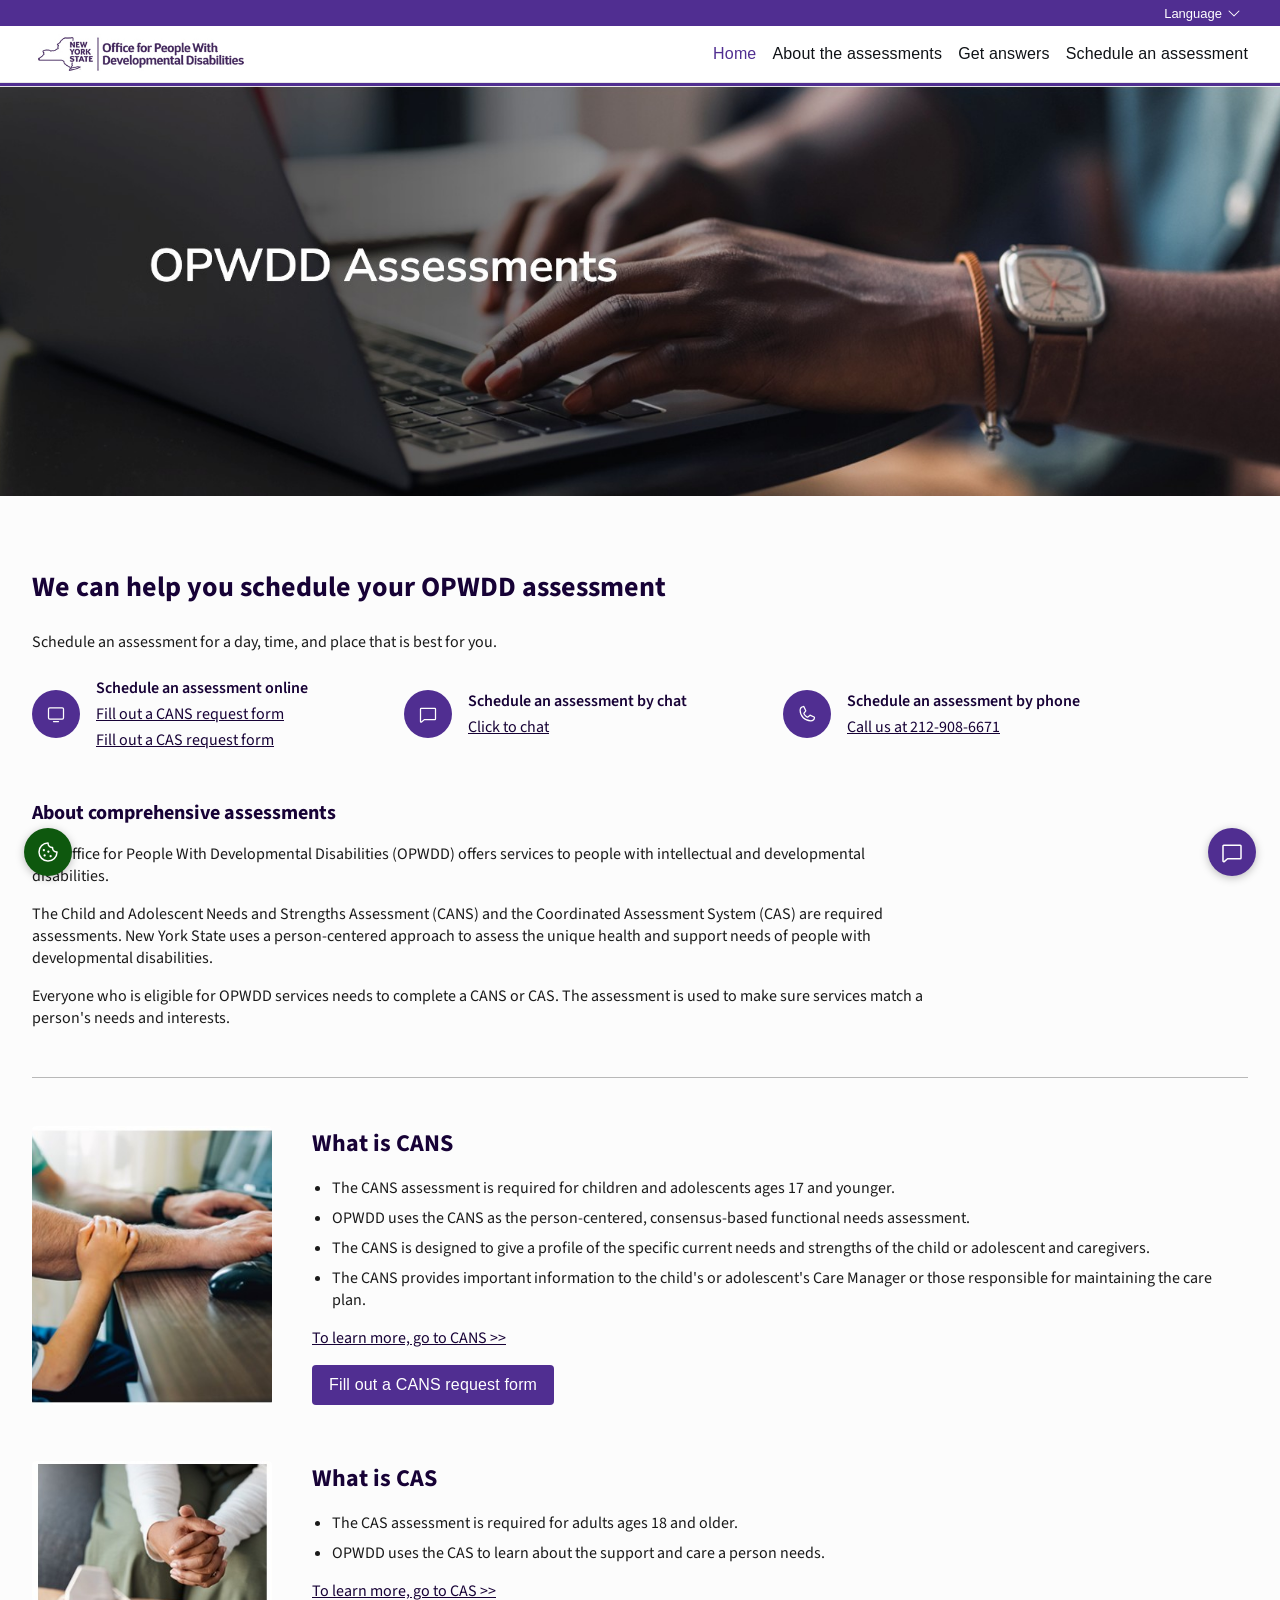
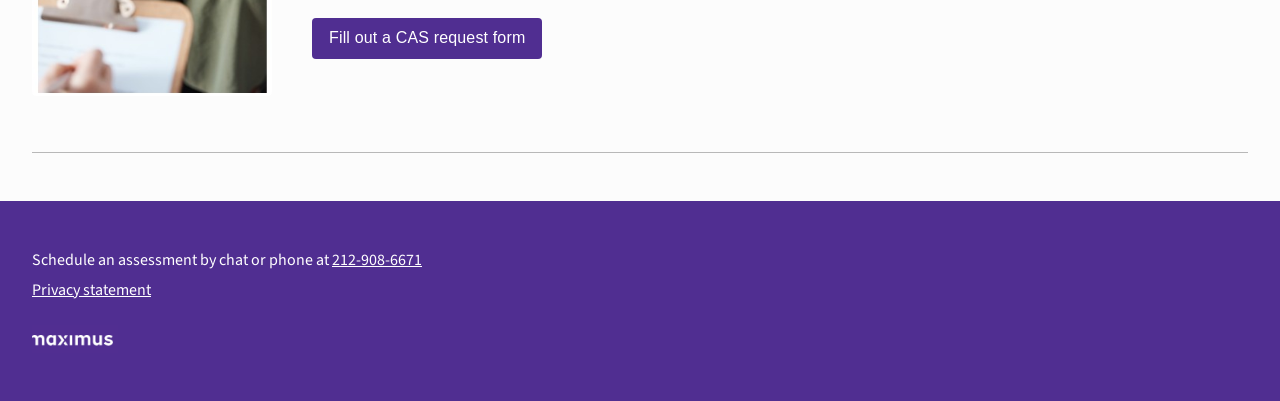
<file: NY OPWDD/index.html>
<!DOCTYPE html>
<html lang="en" data-theme="maximus" data-mode="light">
<head>
<meta charset="UTF-8">
<meta name="viewport" content="width=device-width, initial-scale=1.0">
<title>OPWDD Assessments</title>
<link rel="preconnect" href="https://fonts.googleapis.com">
<link rel="preconnect" href="https://fonts.gstatic.com" crossorigin>
<link href="https://fonts.googleapis.com/css2?family=Source+Sans+3:ital,wght@0,400;0,600;0,700;1,400&display=swap" rel="stylesheet">
<link rel="stylesheet" href="../node_modules/@mms/design-system/dist/styles/tokens-primitives.css">
<link rel="stylesheet" href="../node_modules/@mms/design-system/dist/styles/tokens-structural.css">
<link rel="stylesheet" href="../node_modules/@mms/design-system/dist/styles/tokens-semantic.css">
<link rel="stylesheet" href="../node_modules/@mms/design-system/dist/themes/maximus.css">
<link rel="stylesheet" href="styles.css?v=1">
<script type="importmap">
{
  "imports": {
    "lit": "../node_modules/lit/index.js",
    "lit/": "../node_modules/lit/",
    "lit-html": "../node_modules/lit-html/lit-html.js",
    "lit-html/": "../node_modules/lit-html/",
    "lit-element": "../node_modules/lit-element/index.js",
    "lit-element/": "../node_modules/lit-element/",
    "@lit/reactive-element": "../node_modules/@lit/reactive-element/reactive-element.js",
    "@lit/reactive-element/": "../node_modules/@lit/reactive-element/",
    "@lit-labs/ssr-dom-shim": "../node_modules/@lit-labs/ssr-dom-shim/index.js",
    "@lit-labs/ssr-dom-shim/": "../node_modules/@lit-labs/ssr-dom-shim/",
    "@mms/design-system/components/mms-button": "../node_modules/@mms/design-system/dist/components/button/mms-button.component.js",
    "@mms/design-system/components/mms-icon": "../node_modules/@mms/design-system/dist/components/icon/mms-icon.component.js",
    "@mms/design-system/components/mms-link": "../node_modules/@mms/design-system/dist/components/link/mms-link.component.js",
    "@mms/design-system/components/mms-header": "../node_modules/@mms/design-system/dist/components/header/mms-header.component.js",
    "../node_modules/@mms/design-system/dist/icons/icon-svgs.json": "./icon-svgs-shim.js"
  }
}
</script>
<script type="module">
  import '@mms/design-system/components/mms-button';
  import '@mms/design-system/components/mms-icon';
  import '@mms/design-system/components/mms-link';
  import '@mms/design-system/components/mms-header';
</script>
<style>
  /* Homepage-only: marks the Home nav item current, in the theme's primary color.
     Overrides the header's own --color-link-default/--color-link-hover, which it
     sets on slotted nav links via ::slotted() — this rule wins on specificity. */
  mms-link[slot="nav"].nav-current {
    --color-link-default: var(--color-primary-9);
    --color-link-hover: var(--color-primary-9);
  }
</style>
</head>
<body>

<div class="utility-bar">
  <button type="button" class="utility-bar__lang">
    Language <mms-icon name="caret-down" size="sm"></mms-icon>
  </button>
</div>

<mms-header logo-size="sm" container="content" home-href="index.html" home-label="OPWDD Assessments" home-current>
  <img slot="logo" src="assets/logo-opwdd.png" alt="New York State Office for People With Developmental Disabilities" class="nav-header__logo">
  <mms-link slot="nav" href="index.html" label="Home" class="nav-current"></mms-link>
  <mms-link slot="nav" href="#about-assessments" label="About the assessments"></mms-link>
  <mms-link slot="nav" href="#get-answers" label="Get answers"></mms-link>
  <mms-link slot="nav" href="#schedule" label="Schedule an assessment"></mms-link>
</mms-header>

<div class="hero">
  <img src="assets/hero-assessments.jpg" alt="OPWDD Assessments" class="hero__img">
  <h1 class="visually-hidden">OPWDD Assessments</h1>
</div>

<main class="layout-container">
  <section class="intro">
    <h2>We can help you schedule your OPWDD assessment</h2>
    <p>Schedule an assessment for a day, time, and place that is best for you.</p>

    <div class="contact-row">
      <div class="contact-item">
        <span class="contact-item__icon"><mms-icon name="monitor" size="md"></mms-icon></span>
        <div>
          <p class="contact-item__label">Schedule an assessment online</p>
          <a href="form-one.html" class="contact-item__link">Fill out a CANS request form</a>
          <a href="form-two.html" class="contact-item__link">Fill out a CAS request form</a>
        </div>
      </div>
      <div class="contact-item">
        <span class="contact-item__icon"><mms-icon name="chat" size="md"></mms-icon></span>
        <div>
          <p class="contact-item__label">Schedule an assessment by chat</p>
          <a href="#chat">Click to chat</a>
        </div>
      </div>
      <div class="contact-item">
        <span class="contact-item__icon"><mms-icon name="phone" size="md"></mms-icon></span>
        <div>
          <p class="contact-item__label">Schedule an assessment by phone</p>
          <a href="tel:212-908-6671">Call us at 212-908-6671</a>
        </div>
      </div>
    </div>
  </section>

  <section class="about-assessments">
    <h3>About comprehensive assessments</h3>
    <p>The Office for People With Developmental Disabilities (OPWDD) offers services to people with intellectual and developmental disabilities.</p>
    <p>The Child and Adolescent Needs and Strengths Assessment (CANS) and the Coordinated Assessment System (CAS) are required assessments. New York State uses a person-centered approach to assess the unique health and support needs of people with developmental disabilities.</p>
    <p>Everyone who is eligible for OPWDD services needs to complete a CANS or CAS. The assessment is used to make sure services match a person's needs and interests.</p>
  </section>

  <hr class="divider">

  <section class="info-block">
    <img src="assets/cans-photo.jpg" alt="" class="info-block__img">
    <div class="info-block__content">
      <h3>What is CANS</h3>
      <ul>
        <li>The CANS assessment is required for children and adolescents ages 17 and younger.</li>
        <li>OPWDD uses the CANS as the person-centered, consensus-based functional needs assessment.</li>
        <li>The CANS is designed to give a profile of the specific current needs and strengths of the child or adolescent and caregivers.</li>
        <li>The CANS provides important information to the child's or adolescent's Care Manager or those responsible for maintaining the care plan.</li>
      </ul>
      <a href="#cans">To learn more, go to CANS &gt;&gt;</a>
      <a href="form-one.html" class="info-block__button">
        <mms-button label="Fill out a CANS request form" variant="primary" color-scheme="primary" size="md"></mms-button>
      </a>
    </div>
  </section>

  <section class="info-block">
    <img src="assets/cas-photo.jpg" alt="" class="info-block__img">
    <div class="info-block__content">
      <h3>What is CAS</h3>
      <ul>
        <li>The CAS assessment is required for adults ages 18 and older.</li>
        <li>OPWDD uses the CAS to learn about the support and care a person needs.</li>
      </ul>
      <a href="#cas">To learn more, go to CAS &gt;&gt;</a>
      <a href="form-two.html" class="info-block__button">
        <mms-button label="Fill out a CAS request form" variant="primary" color-scheme="primary" size="md"></mms-button>
      </a>
    </div>
  </section>

  <hr class="divider">
</main>

<footer class="site-footer">
  <p>Schedule an assessment by chat or phone at <a href="tel:212-908-6671">212-908-6671</a></p>
  <a href="#privacy" class="site-footer__privacy">Privacy statement</a>
  <img src="assets/logo-maximus.png" alt="Maximus" class="site-footer__logo">
</footer>

<button type="button" class="cookie-fab" aria-label="Cookie preferences">
  <mms-icon name="cookie" size="lg"></mms-icon>
</button>

<button type="button" class="chat-fab" aria-label="Open chat">
  <mms-icon name="chat" size="lg"></mms-icon>
</button>

</body>
</html>
</file>
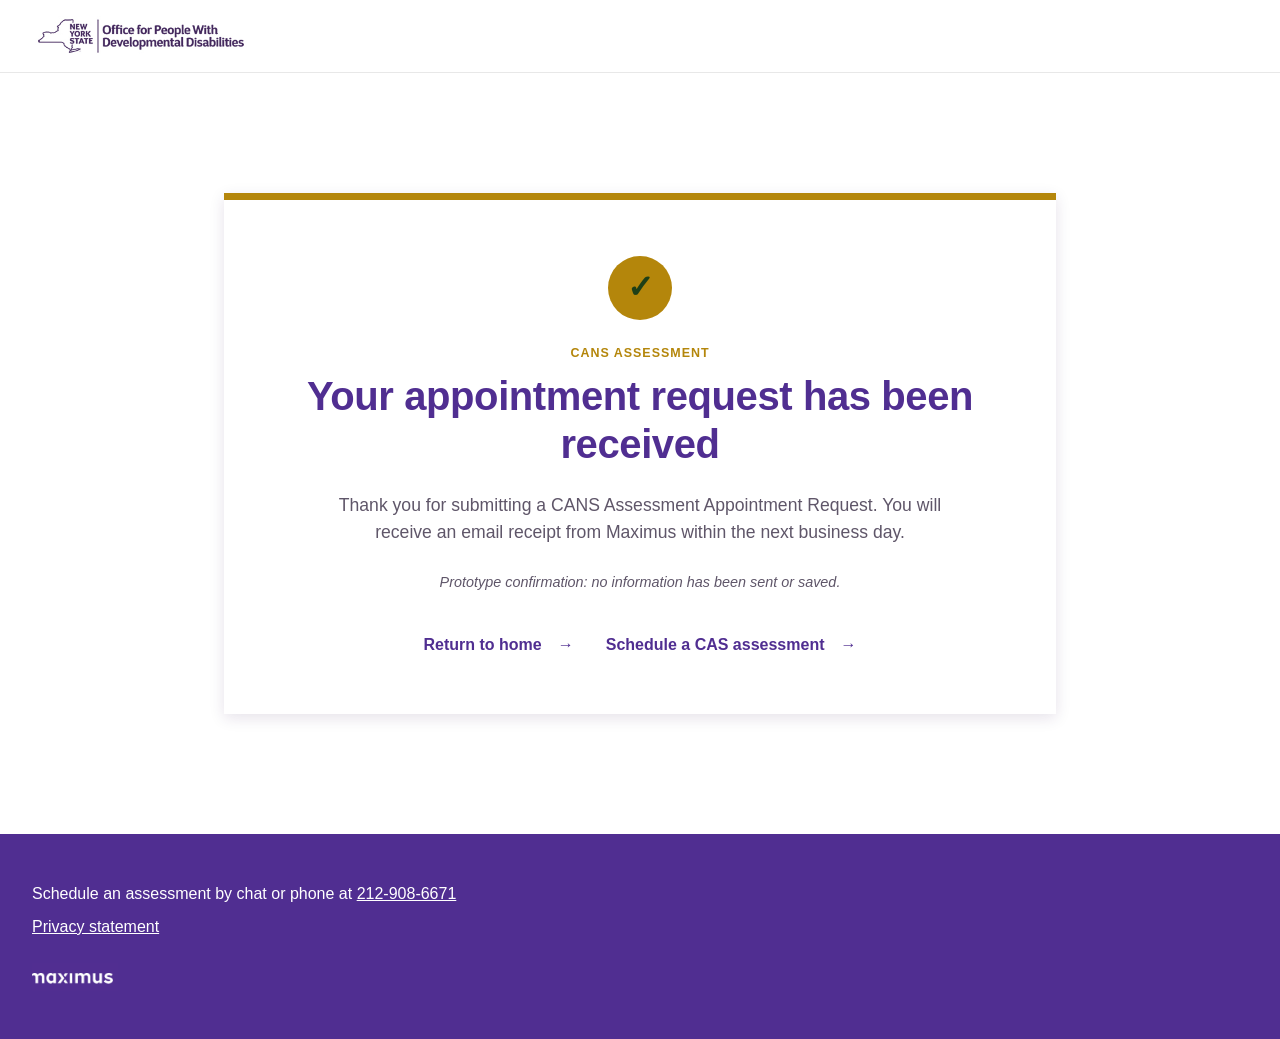
<file: NY OPWDD/cans-success.html>
<!DOCTYPE html>
<html lang="en" data-theme="maximus" data-mode="light">
  <head>
    <meta charset="utf-8" />
    <meta name="viewport" content="width=device-width, initial-scale=1" />
    <title>CANS request received | OPWDD Assessments</title>
    <link rel="stylesheet" href="../node_modules/@mms/design-system/dist/styles/tokens-primitives.css">
    <link rel="stylesheet" href="../node_modules/@mms/design-system/dist/styles/tokens-structural.css">
    <link rel="stylesheet" href="../node_modules/@mms/design-system/dist/styles/tokens-semantic.css">
    <link rel="stylesheet" href="../node_modules/@mms/design-system/dist/themes/maximus.css">
    <link rel="stylesheet" href="styles.css?v=1">
    <link rel="stylesheet" href="forms.css?v=1">
    <script type="module" src="../node_modules/@mms/design-system/dist/standalone.js"></script>
  </head>
  <body>
    <header class="nav-header">
      <a href="index.html" class="nav-header__brand">
        <img src="assets/logo-opwdd.png" alt="New York State Office for People With Developmental Disabilities" class="nav-header__logo">
      </a>
    </header>
    <main>
      <section class="success-shell" aria-labelledby="page-title">
        <div class="success-icon" aria-hidden="true">&#10003;</div>
        <p class="eyebrow">CANS assessment</p>
        <h1 id="page-title">Your appointment request has been received</h1>
        <p class="success-copy">Thank you for submitting a CANS Assessment Appointment Request. You will receive an email receipt from Maximus within the next business day.</p>
        <p class="prototype-note">Prototype confirmation: no information has been sent or saved.</p>
        <div class="success-actions">
          <a class="action-link" href="index.html">Return to home <span aria-hidden="true">&rarr;</span></a>
          <a class="action-link" href="./form-two.html">Schedule a CAS assessment <span aria-hidden="true">&rarr;</span></a>
        </div>
      </section>
    </main>
    <footer class="site-footer">
      <p>Schedule an assessment by chat or phone at <a href="tel:212-908-6671">212-908-6671</a></p>
      <a href="#privacy" class="site-footer__privacy">Privacy statement</a>
      <img src="assets/logo-maximus.png" alt="Maximus" class="site-footer__logo">
    </footer>
  </body>
</html>
</file>
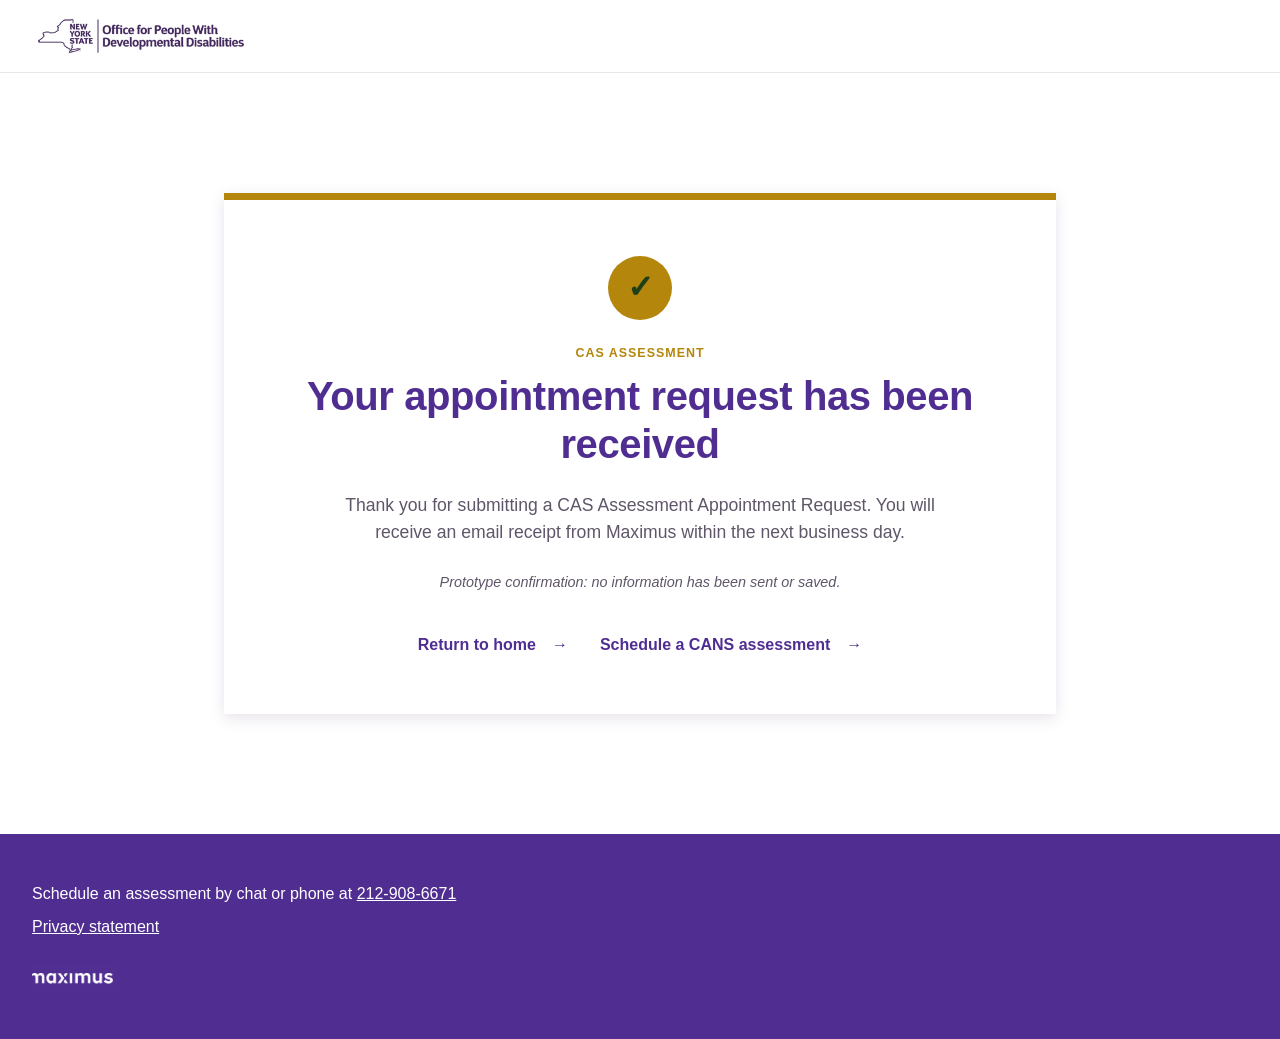
<file: NY OPWDD/cas-success.html>
<!DOCTYPE html>
<html lang="en" data-theme="maximus" data-mode="light">
  <head>
    <meta charset="utf-8" />
    <meta name="viewport" content="width=device-width, initial-scale=1" />
    <title>CAS request received | OPWDD Assessments</title>
    <link rel="stylesheet" href="../node_modules/@mms/design-system/dist/styles/tokens-primitives.css">
    <link rel="stylesheet" href="../node_modules/@mms/design-system/dist/styles/tokens-structural.css">
    <link rel="stylesheet" href="../node_modules/@mms/design-system/dist/styles/tokens-semantic.css">
    <link rel="stylesheet" href="../node_modules/@mms/design-system/dist/themes/maximus.css">
    <link rel="stylesheet" href="styles.css?v=1">
    <link rel="stylesheet" href="forms.css?v=1">
    <script type="module" src="../node_modules/@mms/design-system/dist/standalone.js"></script>
  </head>
  <body>
    <header class="nav-header">
      <a href="index.html" class="nav-header__brand">
        <img src="assets/logo-opwdd.png" alt="New York State Office for People With Developmental Disabilities" class="nav-header__logo">
      </a>
    </header>
    <main>
      <section class="success-shell" aria-labelledby="page-title">
        <div class="success-icon" aria-hidden="true">&#10003;</div>
        <p class="eyebrow">CAS assessment</p>
        <h1 id="page-title">Your appointment request has been received</h1>
        <p class="success-copy">Thank you for submitting a CAS Assessment Appointment Request. You will receive an email receipt from Maximus within the next business day.</p>
        <p class="prototype-note">Prototype confirmation: no information has been sent or saved.</p>
        <div class="success-actions">
          <a class="action-link" href="index.html">Return to home <span aria-hidden="true">&rarr;</span></a>
          <a class="action-link" href="./form-one.html">Schedule a CANS assessment <span aria-hidden="true">&rarr;</span></a>
        </div>
      </section>
    </main>
    <footer class="site-footer">
      <p>Schedule an assessment by chat or phone at <a href="tel:212-908-6671">212-908-6671</a></p>
      <a href="#privacy" class="site-footer__privacy">Privacy statement</a>
      <img src="assets/logo-maximus.png" alt="Maximus" class="site-footer__logo">
    </footer>
  </body>
</html>
</file>
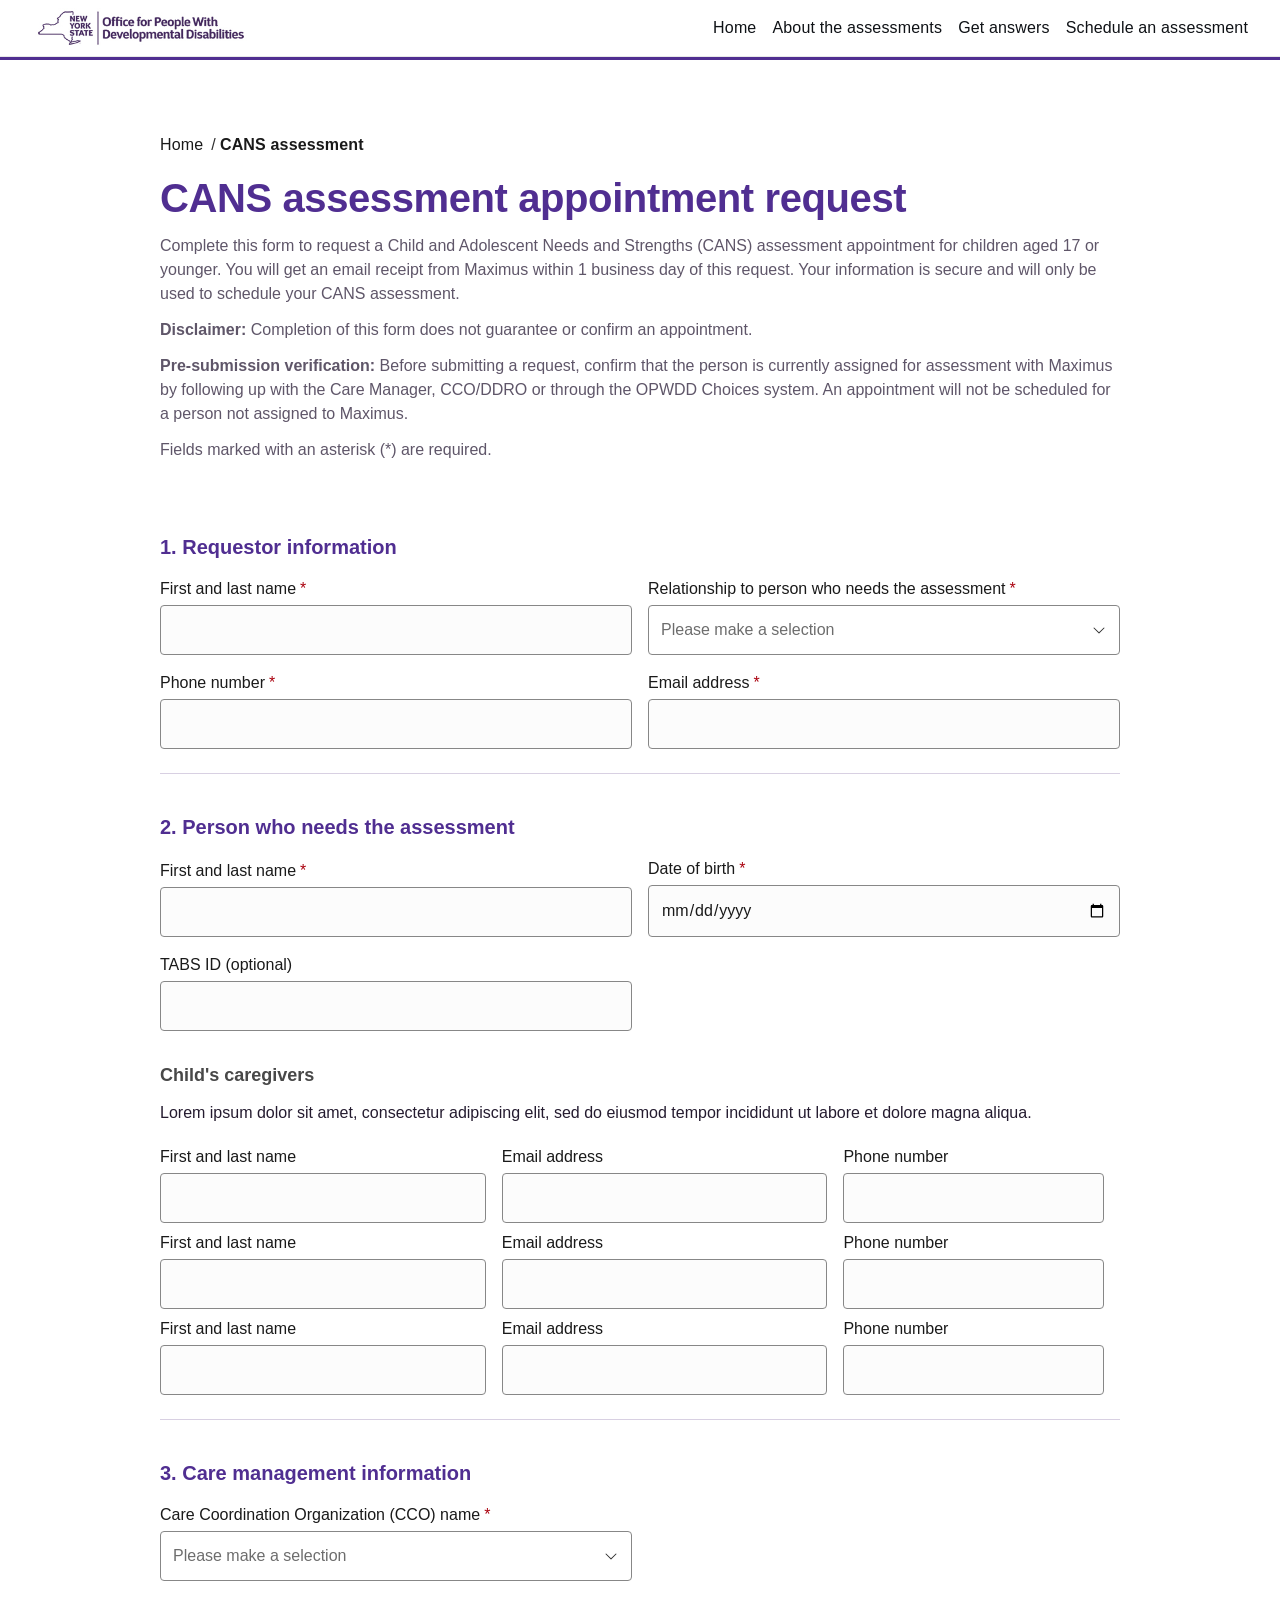
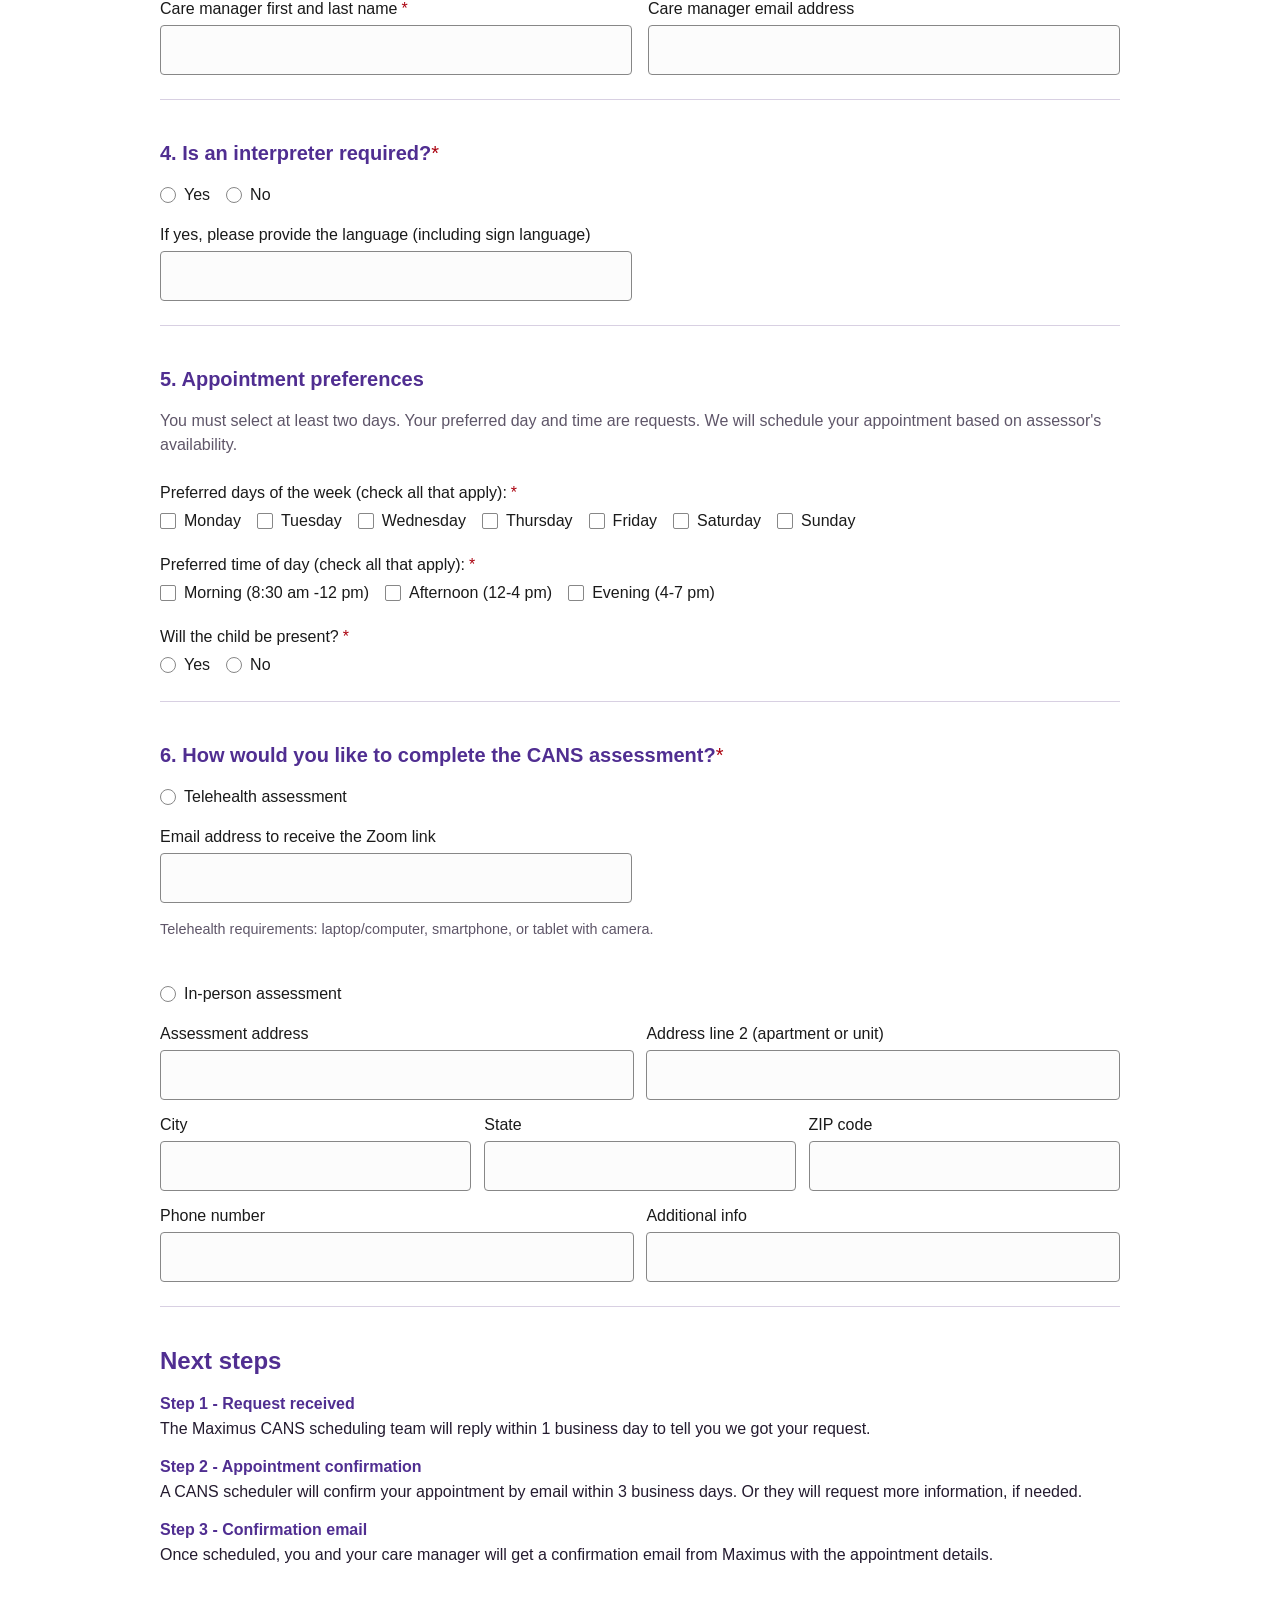
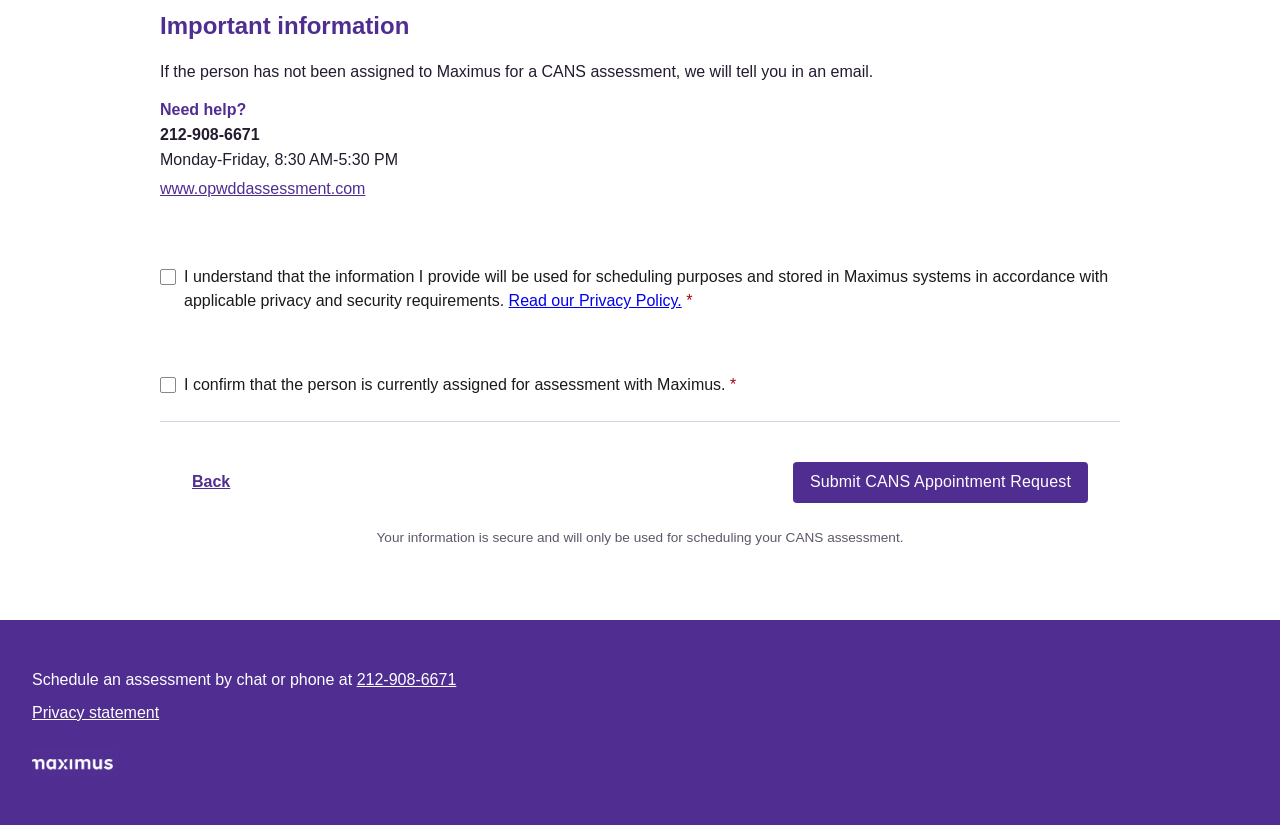
<file: NY OPWDD/form-one.html>
<!DOCTYPE html>
<html lang="en" data-theme="maximus" data-mode="light">
  <head>
    <meta charset="utf-8" />
    <meta name="viewport" content="width=device-width, initial-scale=1" />
    <title>CANS assessment | OPWDD Assessments</title>
    <link rel="stylesheet" href="../node_modules/@mms/design-system/dist/styles/tokens-primitives.css">
    <link rel="stylesheet" href="../node_modules/@mms/design-system/dist/styles/tokens-structural.css">
    <link rel="stylesheet" href="../node_modules/@mms/design-system/dist/styles/tokens-semantic.css">
    <link rel="stylesheet" href="../node_modules/@mms/design-system/dist/themes/maximus.css">
    <link rel="stylesheet" href="styles.css?v=1">
    <link rel="stylesheet" href="forms.css?v=13">
    <script type="module" src="../node_modules/@mms/design-system/dist/standalone.js"></script>
  </head>
  <body>
    <mms-header logo-size="sm" container="content" home-href="index.html" home-label="OPWDD Assessments">
      <img slot="logo" src="assets/logo-opwdd.png" alt="New York State Office for People With Developmental Disabilities" class="nav-header__logo">
      <mms-link slot="nav" href="index.html" label="Home"></mms-link>
      <mms-link slot="nav" href="index.html#about-assessments" label="About the assessments"></mms-link>
      <mms-link slot="nav" href="index.html#get-answers" label="Get answers"></mms-link>
      <mms-link slot="nav" href="index.html#schedule" label="Schedule an assessment"></mms-link>
    </mms-header>

    <main>
      <mms-breadcrumbs items='[{"label":"Home","href":"./index.html"},{"label":"CANS assessment"}]'></mms-breadcrumbs>
      <section class="form-intro" aria-labelledby="page-title">
        <h1 class="cans-page-title" id="page-title">CANS assessment appointment request</h1>
        <p>Complete this form to request a Child and Adolescent Needs and Strengths (CANS) assessment appointment for children aged 17 or younger. You will get an email receipt from Maximus within 1 business day of this request. Your information is secure and will only be used to schedule your CANS assessment.</p>
        <p><strong>Disclaimer:</strong> Completion of this form does not guarantee or confirm an appointment.</p>
        <p><strong>Pre-submission verification:</strong> Before submitting a request, confirm that the person is currently assigned for assessment with Maximus by following up with the Care Manager, CCO/DDRO or through the OPWDD Choices system. An appointment will not be scheduled for a person not assigned to Maximus.</p>
        <p class="required-fields-note">Fields marked with an asterisk (*) are required.</p>
      </section>

      <form class="form-shell reference-form cans-form" action="./cans-success.html" method="get" novalidate>
        <section class="form-section form-card">
          <div class="section-heading"><h2>1. Requestor information</h2></div>
          <div class="field-stack">
            <div class="field-row">
              <mms-text-field label="First and last name" name="requestor-name" required></mms-text-field>
              <mms-select id="relationship" name="relationship" label="Relationship to person who needs the assessment" placeholder="Please make a selection" required options='[{"value":"self","label":"Self"},{"value":"parent","label":"Parent"},{"value":"guardian","label":"Guardian"},{"value":"care-manager","label":"Care manager"},{"value":"family-member","label":"Family member"},{"value":"residential-provider","label":"Residential provider"},{"value":"other","label":"Other"}]'></mms-select>
            </div>
            <div class="field-row">
              <mms-text-field label="Phone number" name="requestor-phone" type="tel" required></mms-text-field>
              <mms-text-field label="Email address" name="requestor-email" type="email" required></mms-text-field>
            </div>
          </div>
          <div class="conditional-contact-field" id="other-relationship-field" hidden>
            <label class="native-field-label" for="other-relationship">Other relationship</label>
            <input class="native-text-input" id="other-relationship" name="other-relationship" type="text" placeholder="Enter relationship" />
          </div>
        </section>

        <section class="form-section form-card child-caregivers-grid">
          <div class="section-heading"><h2>2. Person who needs the assessment</h2></div>
          <div class="field-row child-fields">
            <mms-text-field label="First and last name" name="individual-name" required></mms-text-field>
            <mms-text-field label="Date of birth" name="date-of-birth" type="date" required></mms-text-field>
            <mms-text-field label="TABS ID (optional)" name="tabs-id"></mms-text-field>
          </div>
          <p class="caregivers-heading">Child's caregivers</p>
          <p class="caregivers-intro">Lorem ipsum dolor sit amet, consectetur adipiscing elit, sed do eiusmod tempor incididunt ut labore et dolore magna aliqua.</p>
          <div class="caregiver-list" id="caregiver-list">
            <div class="caregiver-row">
              <mms-text-field label="First and last name" name="caregiver-name[]"></mms-text-field>
              <mms-text-field label="Email address" name="caregiver-email[]" type="email"></mms-text-field>
              <mms-text-field label="Phone number" name="caregiver-phone[]" type="tel"></mms-text-field>
            </div>
            <div class="caregiver-row">
              <mms-text-field label="First and last name" name="caregiver-name[]"></mms-text-field>
              <mms-text-field label="Email address" name="caregiver-email[]" type="email"></mms-text-field>
              <mms-text-field label="Phone number" name="caregiver-phone[]" type="tel"></mms-text-field>
            </div>
            <div class="caregiver-row">
              <mms-text-field label="First and last name" name="caregiver-name[]"></mms-text-field>
              <mms-text-field label="Email address" name="caregiver-email[]" type="email"></mms-text-field>
              <mms-text-field label="Phone number" name="caregiver-phone[]" type="tel"></mms-text-field>
            </div>
          </div>
        </section>

        <section class="form-section form-card">
          <div class="section-heading"><h2>3. Care management information</h2></div>
          <div class="field-stack">
            <div class="field-row">
              <mms-select id="cco-name" name="cco-name" label="Care Coordination Organization (CCO) name" placeholder="Please make a selection" required options='[{"value":"advance-care-alliance","label":"Advance Care Alliance (ACA/NY)"},{"value":"care-design-ny","label":"Care Design NY"},{"value":"lifeplan-cco-ny","label":"LIFEPlan CCO NY"},{"value":"person-centered-services","label":"Person Centered Services"},{"value":"prime-care-coordination","label":"Prime Care Coordination"},{"value":"southern-tier-connect","label":"Southern Tier Connect"},{"value":"tri-county-care","label":"Tri-County Care"},{"value":"na","label":"N/A"}]'></mms-select>
            </div>
            <div class="field-row">
              <mms-text-field label="Care manager first and last name" name="care-manager-name" required></mms-text-field>
              <mms-text-field label="Care manager email address" name="care-manager-email" type="email"></mms-text-field>
            </div>
          </div>
        </section>

        <section class="form-section form-card form-card-wide">
          <div class="section-heading"><h2>4. Is an interpreter required?<span class="required-mark">*</span></h2></div>
          <div class="interpreter-row cans-interpreter-row">
            <mms-radio-group name="interpreter-required" orientation="horizontal" required>
              <mms-radio value="yes" label="Yes"></mms-radio>
              <mms-radio value="no" label="No"></mms-radio>
            </mms-radio-group>
            <div class="field-row" id="interpreter-language-field">
              <mms-text-field label="If yes, please provide the language (including sign language)" name="interpreter-language"></mms-text-field>
            </div>
          </div>
        </section>

        <section class="form-section form-card">
          <div class="section-heading"><h2>5. Appointment preferences</h2></div>
          <p class="field-note">You must select at least two days. Your preferred day and time are requests. We will schedule your appointment based on assessor's availability.</p>
          <mms-checkbox-group name="preferred-days" orientation="horizontal" required data-min-checked="2" data-error-message="Choose at least 2 preferred days of the week." label="Preferred days of the week (check all that apply):">
            <mms-checkbox checked-value="monday" label="Monday"></mms-checkbox>
            <mms-checkbox checked-value="tuesday" label="Tuesday"></mms-checkbox>
            <mms-checkbox checked-value="wednesday" label="Wednesday"></mms-checkbox>
            <mms-checkbox checked-value="thursday" label="Thursday"></mms-checkbox>
            <mms-checkbox checked-value="friday" label="Friday"></mms-checkbox>
            <mms-checkbox checked-value="saturday" label="Saturday"></mms-checkbox>
            <mms-checkbox checked-value="sunday" label="Sunday"></mms-checkbox>
          </mms-checkbox-group>
          <mms-checkbox-group name="preferred-time" orientation="horizontal" required data-min-checked="1" data-error-message="Choose at least 1 preferred time of day." label="Preferred time of day (check all that apply):">
            <mms-checkbox checked-value="morning" label="Morning (8:30 am -12 pm)"></mms-checkbox>
            <mms-checkbox checked-value="afternoon" label="Afternoon (12-4 pm)"></mms-checkbox>
            <mms-checkbox checked-value="evening" label="Evening (4-7 pm)"></mms-checkbox>
          </mms-checkbox-group>
          <mms-radio-group name="child-present" label="Will the child be present?" orientation="horizontal" required>
            <mms-radio value="yes" label="Yes"></mms-radio>
            <mms-radio value="no" label="No"></mms-radio>
          </mms-radio-group>
        </section>

        <section class="form-section form-card">
          <div class="section-heading"><h2>6. How would you like to complete the CANS assessment?<span class="required-mark">*</span></h2></div>
          <mms-radio-group class="method-choice-group" name="assessment-method" orientation="vertical" required>
            <mms-radio value="telehealth" label="Telehealth assessment"></mms-radio>
            <div class="conditional-method-fields" id="telehealth-fields">
              <div class="field-row">
                <mms-text-field label="Email address to receive the Zoom link" name="zoom-email" type="email"></mms-text-field>
              </div>
              <p class="field-note">Telehealth requirements: laptop/computer, smartphone, or tablet with camera.</p>
            </div>
            <mms-radio value="in-person" label="In-person assessment"></mms-radio>
            <div class="conditional-method-fields cans-in-person-fields" id="in-person-fields">
              <div class="address-grid">
                <mms-text-field class="address-half" label="Assessment address" name="assessment-address"></mms-text-field>
                <mms-text-field class="address-half" label="Address line 2 (apartment or unit)" name="assessment-unit"></mms-text-field>
                <mms-text-field class="address-third" label="City" name="assessment-city"></mms-text-field>
                <mms-text-field class="address-third" label="State" name="assessment-state"></mms-text-field>
                <mms-text-field class="address-third" label="ZIP code" name="assessment-zip"></mms-text-field>
                <mms-text-field class="address-half" label="Phone number" name="assessment-phone" type="tel"></mms-text-field>
                <mms-text-field class="address-half" label="Additional info" name="additional-info"></mms-text-field>
              </div>
            </div>
          </mms-radio-group>
        </section>

        <section class="form-section form-card form-card-wide next-steps">
          <div>
            <h2>Next steps</h2>
            <h3>Step 1 - Request received</h3><p>The Maximus CANS scheduling team will reply within 1 business day to tell you we got your request.</p>
            <h3>Step 2 - Appointment confirmation</h3><p>A CANS scheduler will confirm your appointment by email within 3 business days. Or they will request more information, if needed.</p>
            <h3>Step 3 - Confirmation email</h3><p>Once scheduled, you and your care manager will get a confirmation email from Maximus with the appointment details.</p>
          </div>
          <div>
            <h2>Important information</h2>
            <p>If the person has not been assigned to Maximus for a CANS assessment, we will tell you in an email.</p>
            <h3>Need help?</h3><p><strong>212-908-6671</strong><br />Monday-Friday, 8:30 AM-5:30 PM</p>
            <p><a href="https://www.opwddassessment.com">www.opwddassessment.com</a></p>
          </div>
          <mms-checkbox class="privacy-check" data-privacy-link field-name="privacy-acknowledgment" required label="I understand that the information I provide will be used for scheduling purposes and stored in Maximus systems in accordance with applicable privacy and security requirements. Read our Privacy Policy."></mms-checkbox>
          <mms-checkbox class="privacy-check" field-name="additional-acknowledgment" required label="I confirm that the person is currently assigned for assessment with Maximus."></mms-checkbox>
        </section>

        <div class="form-actions">
          <a class="back-link" href="./index.html">Back</a>
          <mms-button type="submit" variant="primary" label="Submit CANS Appointment Request"></mms-button>
        </div>
        <p class="secure-note">Your information is secure and will only be used for scheduling your CANS assessment.</p>
      </form>
    </main>

    <script>
      function linkPrivacyPolicy(root) {
        var linkText = 'Read our Privacy Policy.';
        customElements.whenDefined('mms-checkbox').then(function () {
          root.querySelectorAll('mms-checkbox[data-privacy-link]').forEach(function (box) {
            var apply = function () {
              var label = box.shadowRoot && box.shadowRoot.querySelector('.label');
              if (!label || label.querySelector('a')) return;
              var walker = document.createTreeWalker(label, NodeFilter.SHOW_TEXT);
              var node;
              while ((node = walker.nextNode())) {
                var index = node.nodeValue.indexOf(linkText);
                if (index === -1) continue;
                var tail = node.splitText(index);
                tail.nodeValue = tail.nodeValue.slice(linkText.length);
                var anchor = document.createElement('a');
                anchor.href = '#privacy';
                anchor.textContent = linkText;
                label.insertBefore(anchor, tail);
                return;
              }
            };
            box.updateComplete ? box.updateComplete.then(apply) : apply();
          });
        });
      }
      linkPrivacyPolicy(document);

      function applyHorizontalCheckboxGroups(root) {
        customElements.whenDefined('mms-checkbox-group').then(function () {
          root.querySelectorAll('mms-checkbox-group[orientation="horizontal"]').forEach(function (group) {
            var apply = function () {
              if (!group.shadowRoot || group.shadowRoot.querySelector('style[data-horizontal]')) return;
              var style = document.createElement('style');
              style.setAttribute('data-horizontal', '');
              style.textContent = '.items-container { flex-direction: row !important; flex-wrap: wrap !important; column-gap: 1rem !important; row-gap: 0.5rem !important; }';
              group.shadowRoot.appendChild(style);
            };
            group.updateComplete ? group.updateComplete.then(apply) : apply();
          });
        });
      }
      applyHorizontalCheckboxGroups(document);

      document.querySelector('#relationship').addEventListener('change', function (event) {
        const showOther = event.target.value === 'other';
        const otherField = document.querySelector('#other-relationship-field');
        const otherInput = document.querySelector('#other-relationship');
        otherField.hidden = !showOther;
        otherInput.required = showOther;
      });

      document.querySelector('mms-radio-group[name="interpreter-required"]').addEventListener('change', function (event) {
        document.querySelector('#interpreter-language-field mms-text-field').required = event.detail.value === 'yes';
      });

      document.querySelector('mms-radio-group[name="assessment-method"]').addEventListener('change', function (event) {
        const showInPerson = event.detail.value === 'in-person';
        const inPersonFields = document.querySelector('#in-person-fields');
        const telehealthFields = document.querySelector('#telehealth-fields');
        inPersonFields.querySelectorAll('mms-text-field').forEach(function (field) {
          field.required = showInPerson && field.name === 'assessment-address';
        });
        telehealthFields.querySelector('mms-text-field').required = !showInPerson;
      });

      const cansForm = document.querySelector('.cans-form');
      let cansErrorSummary;

      function showCansErrorSummary() {
        if (!cansErrorSummary) {
          cansErrorSummary = document.createElement('mms-alert-banner');
          cansErrorSummary.id = 'cans-form-error-summary';
          cansErrorSummary.setAttribute('alert-type', 'error');
          cansErrorSummary.setAttribute('action', 'false');
          cansErrorSummary.setAttribute('message', 'Please review the form and complete all required fields.');
          cansErrorSummary.setAttribute('role', 'alert');
          cansErrorSummary.tabIndex = -1;
          cansForm.insertBefore(cansErrorSummary, cansForm.firstElementChild);
          cansErrorSummary.action = false;
        }
        cansErrorSummary.hidden = false;
        cansErrorSummary.focus();
      }

      function getCansFieldValue(field) {
        if (field.matches('mms-text-field, mms-text-area')) {
          const input = field.shadowRoot && field.shadowRoot.querySelector('input, textarea, select');
          return field.value || (input && input.value) || '';
        }
        if (field.matches('mms-checkbox')) return field.checked ? 'checked' : '';
        if (field.type === 'checkbox' || field.type === 'radio') return field.checked ? 'checked' : '';
        return field.value || '';
      }

      function isCansTextField(field) {
        return field.matches('mms-text-field, mms-select, mms-text-area, mms-radio-group, mms-checkbox, textarea, input:not([type="radio"]):not([type="checkbox"]):not([type="submit"])');
      }

      function addCansInlineError(field, message) {
        const error = document.createElement('span');
        error.className = 'inline-error';
        error.textContent = message || 'This field needs to be filled out.';
        field.insertAdjacentElement('afterend', error);
      }

      function validateCansCheckboxGroups() {
        let hasInvalidGroups = false;
        cansForm.querySelectorAll('mms-checkbox-group[data-min-checked]').forEach(function (group) {
          const minimum = parseInt(group.dataset.minChecked, 10);
          const checked = Array.prototype.filter.call(group.querySelectorAll('mms-checkbox'), function (box) {
            return box.checked;
          }).length;
          if (checked < minimum) {
            hasInvalidGroups = true;
            addCansInlineError(group, group.dataset.errorMessage);
          }
        });
        return hasInvalidGroups;
      }

      function validateCansForm(event) {
        event.preventDefault();
        cansForm.querySelectorAll('.inline-error').forEach(function (error) { error.remove(); });
        let hasInvalidFields = false;

        cansForm.querySelectorAll('[required]').forEach(function (field) {
          if (!isCansTextField(field)) return;
          if (!getCansFieldValue(field).trim()) {
            hasInvalidFields = true;
            addCansInlineError(field);
          }
        });

        if (validateCansCheckboxGroups()) {
          hasInvalidFields = true;
        }

        if (hasInvalidFields) {
          showCansErrorSummary();
          return;
        }
        window.location.href = cansForm.action;
      }

      cansForm.addEventListener('submit', validateCansForm);
      cansForm.querySelector('mms-button[type="submit"]').addEventListener('click', validateCansForm);
    </script>

    <footer class="site-footer">
      <p>Schedule an assessment by chat or phone at <a href="tel:212-908-6671">212-908-6671</a></p>
      <a href="#privacy" class="site-footer__privacy">Privacy statement</a>
      <img src="assets/logo-maximus.png" alt="Maximus" class="site-footer__logo">
    </footer>
  </body>
</html>
</file>
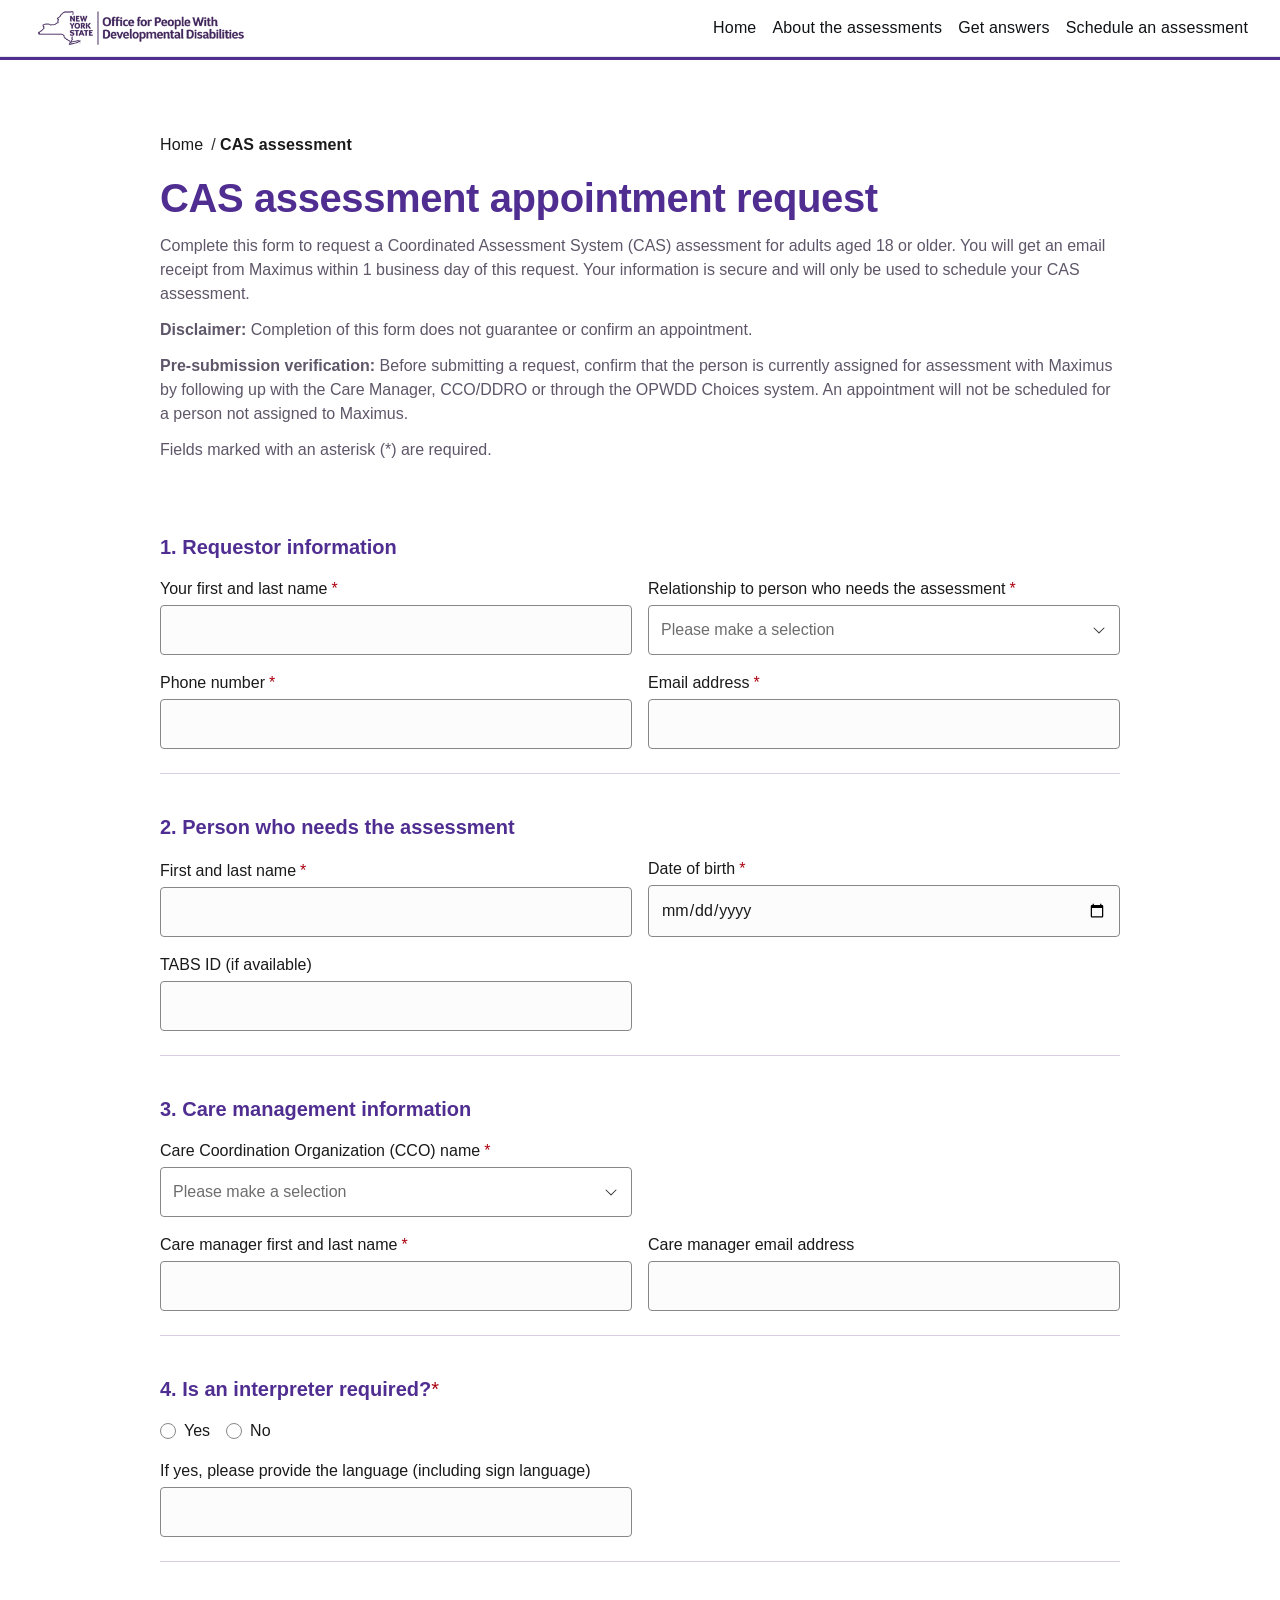
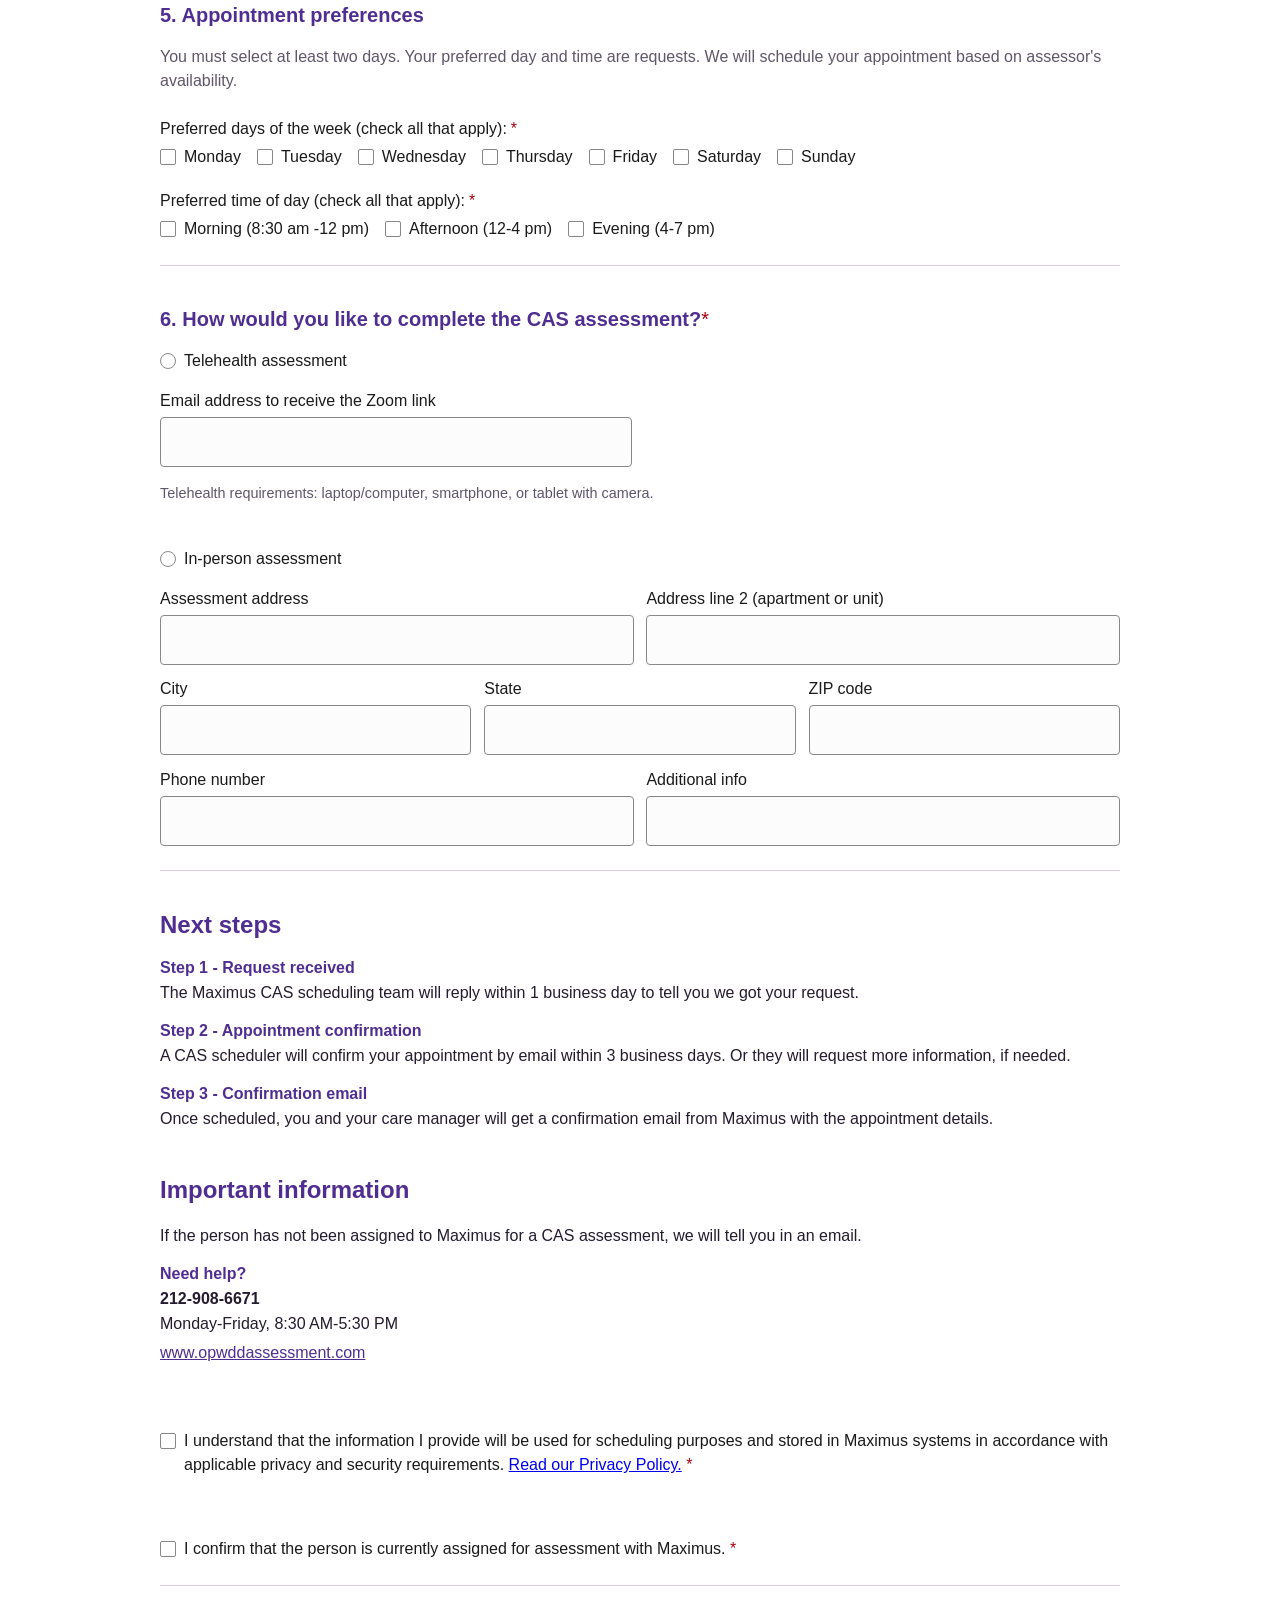
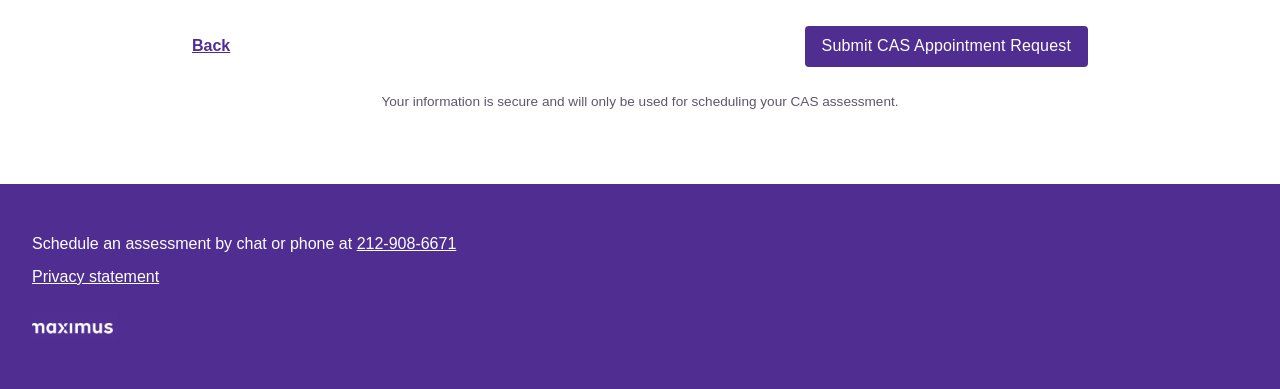
<file: NY OPWDD/form-two.html>
<!DOCTYPE html>
<html lang="en" data-theme="maximus" data-mode="light">
  <head>
    <meta charset="utf-8" />
    <meta name="viewport" content="width=device-width, initial-scale=1" />
    <title>CAS assessment | OPWDD Assessments</title>
    <link rel="stylesheet" href="../node_modules/@mms/design-system/dist/styles/tokens-primitives.css">
    <link rel="stylesheet" href="../node_modules/@mms/design-system/dist/styles/tokens-structural.css">
    <link rel="stylesheet" href="../node_modules/@mms/design-system/dist/styles/tokens-semantic.css">
    <link rel="stylesheet" href="../node_modules/@mms/design-system/dist/themes/maximus.css">
    <link rel="stylesheet" href="styles.css?v=1">
    <link rel="stylesheet" href="forms.css?v=13">
    <script type="module" src="../node_modules/@mms/design-system/dist/standalone.js"></script>
  </head>
  <body>
    <mms-header logo-size="sm" container="content" home-href="index.html" home-label="OPWDD Assessments">
      <img slot="logo" src="assets/logo-opwdd.png" alt="New York State Office for People With Developmental Disabilities" class="nav-header__logo">
      <mms-link slot="nav" href="index.html" label="Home"></mms-link>
      <mms-link slot="nav" href="index.html#about-assessments" label="About the assessments"></mms-link>
      <mms-link slot="nav" href="index.html#get-answers" label="Get answers"></mms-link>
      <mms-link slot="nav" href="index.html#schedule" label="Schedule an assessment"></mms-link>
    </mms-header>

    <main>
      <mms-breadcrumbs items='[{"label":"Home","href":"./index.html"},{"label":"CAS assessment"}]'></mms-breadcrumbs>
      <section class="form-intro" aria-labelledby="page-title">
        <h1 class="cans-page-title" id="page-title">CAS assessment appointment request</h1>
        <p>Complete this form to request a Coordinated Assessment System (CAS) assessment for adults aged 18 or older. You will get an email receipt from Maximus within 1 business day of this request. Your information is secure and will only be used to schedule your CAS assessment.</p>
        <p><strong>Disclaimer:</strong> Completion of this form does not guarantee or confirm an appointment.</p>
        <p><strong>Pre-submission verification:</strong> Before submitting a request, confirm that the person is currently assigned for assessment with Maximus by following up with the Care Manager, CCO/DDRO or through the OPWDD Choices system. An appointment will not be scheduled for a person not assigned to Maximus.</p>
        <p class="required-fields-note">Fields marked with an asterisk (*) are required.</p>
      </section>

      <form class="form-shell reference-form cas-form" action="./cas-success.html" method="get" novalidate>
        <section class="form-section form-card">
          <div class="section-heading"><h2>1. Requestor information</h2></div>
          <div class="field-stack">
            <div class="field-row">
              <mms-text-field label="Your first and last name" name="requestor-name" required></mms-text-field>
              <mms-select id="relationship" name="relationship" label="Relationship to person who needs the assessment" placeholder="Please make a selection" required options='[{"value":"self","label":"Self"},{"value":"parent","label":"Parent"},{"value":"guardian","label":"Guardian"},{"value":"care-manager","label":"Care manager"},{"value":"family-member","label":"Family member"},{"value":"residential-provider","label":"Residential provider"},{"value":"other","label":"Other"}]'></mms-select>
            </div>
            <div class="field-row">
              <mms-text-field label="Phone number" name="requestor-phone" type="tel" required></mms-text-field>
              <mms-text-field label="Email address" name="requestor-email" type="email" required></mms-text-field>
            </div>
          </div>
          <div class="conditional-contact-field" id="other-relationship-field" hidden>
            <label class="native-field-label" for="other-relationship">Other relationship</label>
            <input class="native-text-input" id="other-relationship" name="other-relationship" type="text" placeholder="Enter relationship" />
          </div>
        </section>
        <section class="form-section form-card">
          <div class="section-heading"><h2>2. Person who needs the assessment</h2></div>
          <div class="field-row">
            <mms-text-field label="First and last name" name="individual-name" required></mms-text-field>
            <mms-text-field label="Date of birth" name="date-of-birth" type="date" required></mms-text-field>
            <mms-text-field label="TABS ID (if available)" name="tabs-id"></mms-text-field>
          </div>
        </section>
        <section class="form-section form-card">
          <div class="section-heading"><h2>3. Care management information</h2></div>
          <div class="field-stack">
            <div class="field-row">
              <mms-select id="cco-name" name="cco-name" label="Care Coordination Organization (CCO) name" placeholder="Please make a selection" required options='[{"value":"advance-care-alliance","label":"Advance Care Alliance (ACA/NY)"},{"value":"care-design-ny","label":"Care Design NY"},{"value":"lifeplan-cco-ny","label":"LIFEPlan CCO NY"},{"value":"person-centered-services","label":"Person Centered Services"},{"value":"prime-care-coordination","label":"Prime Care Coordination"},{"value":"southern-tier-connect","label":"Southern Tier Connect"},{"value":"tri-county-care","label":"Tri-County Care"},{"value":"na","label":"N/A"}]'></mms-select>
            </div>
            <div class="field-row">
              <mms-text-field label="Care manager first and last name" name="care-manager-name" required></mms-text-field>
              <mms-text-field label="Care manager email address" name="care-manager-email" type="email"></mms-text-field>
            </div>
          </div>
        </section>
        <section class="form-section form-card form-card-wide">
          <div class="section-heading"><h2>4. Is an interpreter required?<span class="required-mark">*</span></h2></div>
          <div class="interpreter-row cas-interpreter-row">
            <mms-radio-group name="interpreter-required" orientation="horizontal" required>
              <mms-radio value="yes" label="Yes"></mms-radio>
              <mms-radio value="no" label="No"></mms-radio>
            </mms-radio-group>
            <div class="field-row" id="interpreter-language-field">
              <mms-text-field label="If yes, please provide the language (including sign language)" name="interpreter-language"></mms-text-field>
            </div>
          </div>
        </section>
        <section class="form-section form-card">
          <div class="section-heading"><h2>5. Appointment preferences</h2></div>
          <p class="field-note">You must select at least two days. Your preferred day and time are requests. We will schedule your appointment based on assessor's availability.</p>
          <mms-checkbox-group name="preferred-days" orientation="horizontal" required data-min-checked="2" data-error-message="Choose at least 2 preferred days of the week." label="Preferred days of the week (check all that apply):">
            <mms-checkbox checked-value="monday" label="Monday"></mms-checkbox>
            <mms-checkbox checked-value="tuesday" label="Tuesday"></mms-checkbox>
            <mms-checkbox checked-value="wednesday" label="Wednesday"></mms-checkbox>
            <mms-checkbox checked-value="thursday" label="Thursday"></mms-checkbox>
            <mms-checkbox checked-value="friday" label="Friday"></mms-checkbox>
            <mms-checkbox checked-value="saturday" label="Saturday"></mms-checkbox>
            <mms-checkbox checked-value="sunday" label="Sunday"></mms-checkbox>
          </mms-checkbox-group>
          <mms-checkbox-group name="preferred-time" orientation="horizontal" required data-min-checked="1" data-error-message="Choose at least 1 preferred time of day." label="Preferred time of day (check all that apply):">
            <mms-checkbox checked-value="morning" label="Morning (8:30 am -12 pm)"></mms-checkbox>
            <mms-checkbox checked-value="afternoon" label="Afternoon (12-4 pm)"></mms-checkbox>
            <mms-checkbox checked-value="evening" label="Evening (4-7 pm)"></mms-checkbox>
          </mms-checkbox-group>
        </section>
        <section class="form-section form-card">
          <div class="section-heading"><h2>6. How would you like to complete the CAS assessment?<span class="required-mark">*</span></h2></div>
          <mms-radio-group class="method-choice-group" name="assessment-method" orientation="vertical" required>
            <mms-radio value="telehealth" label="Telehealth assessment"></mms-radio>
            <div class="conditional-method-fields" id="telehealth-fields">
              <div class="field-row">
                <mms-text-field label="Email address to receive the Zoom link" name="zoom-email" type="email"></mms-text-field>
              </div>
              <p class="field-note">Telehealth requirements: laptop/computer, smartphone, or tablet with camera.</p>
            </div>
            <mms-radio value="in-person" label="In-person assessment"></mms-radio>
            <div class="conditional-method-fields cas-in-person-fields" id="in-person-fields">
              <div class="address-grid">
                <mms-text-field class="address-half" label="Assessment address" name="assessment-address"></mms-text-field>
                <mms-text-field class="address-half" label="Address line 2 (apartment or unit)" name="assessment-unit"></mms-text-field>
                <mms-text-field class="address-third" label="City" name="assessment-city"></mms-text-field>
                <mms-text-field class="address-third" label="State" name="assessment-state"></mms-text-field>
                <mms-text-field class="address-third" label="ZIP code" name="assessment-zip"></mms-text-field>
                <mms-text-field class="address-half" label="Phone number" name="assessment-phone" type="tel"></mms-text-field>
                <mms-text-field class="address-half" label="Additional info" name="additional-info"></mms-text-field>
              </div>
            </div>
          </mms-radio-group>
        </section>
        <section class="form-section form-card form-card-wide next-steps">
          <div><h2>Next steps</h2><h3>Step 1 - Request received</h3><p>The Maximus CAS scheduling team will reply within 1 business day to tell you we got your request.</p><h3>Step 2 - Appointment confirmation</h3><p>A CAS scheduler will confirm your appointment by email within 3 business days. Or they will request more information, if needed.</p><h3>Step 3 - Confirmation email</h3><p>Once scheduled, you and your care manager will get a confirmation email from Maximus with the appointment details.</p></div>
          <div><h2>Important information</h2><p>If the person has not been assigned to Maximus for a CAS assessment, we will tell you in an email.</p><h3>Need help?</h3><p><strong>212-908-6671</strong><br />Monday-Friday, 8:30 AM-5:30 PM</p><p><a href="https://www.opwddassessment.com">www.opwddassessment.com</a></p></div>
          <mms-checkbox class="privacy-check" data-privacy-link field-name="privacy-acknowledgment" required label="I understand that the information I provide will be used for scheduling purposes and stored in Maximus systems in accordance with applicable privacy and security requirements. Read our Privacy Policy."></mms-checkbox>
          <mms-checkbox class="privacy-check" field-name="additional-acknowledgment" required label="I confirm that the person is currently assigned for assessment with Maximus."></mms-checkbox>
        </section>
        <div class="form-actions">
          <a class="back-link" href="./index.html">Back</a>
          <mms-button type="submit" variant="primary" label="Submit CAS Appointment Request"></mms-button>
        </div>
        <p class="secure-note">Your information is secure and will only be used for scheduling your CAS assessment.</p>
      </form>
    </main>

    <footer class="site-footer">
      <p>Schedule an assessment by chat or phone at <a href="tel:212-908-6671">212-908-6671</a></p>
      <a href="#privacy" class="site-footer__privacy">Privacy statement</a>
      <img src="assets/logo-maximus.png" alt="Maximus" class="site-footer__logo">
    </footer>

    <script>
      function linkPrivacyPolicy(root) {
        var linkText = 'Read our Privacy Policy.';
        customElements.whenDefined('mms-checkbox').then(function () {
          root.querySelectorAll('mms-checkbox[data-privacy-link]').forEach(function (box) {
            var apply = function () {
              var label = box.shadowRoot && box.shadowRoot.querySelector('.label');
              if (!label || label.querySelector('a')) return;
              var walker = document.createTreeWalker(label, NodeFilter.SHOW_TEXT);
              var node;
              while ((node = walker.nextNode())) {
                var index = node.nodeValue.indexOf(linkText);
                if (index === -1) continue;
                var tail = node.splitText(index);
                tail.nodeValue = tail.nodeValue.slice(linkText.length);
                var anchor = document.createElement('a');
                anchor.href = '#privacy';
                anchor.textContent = linkText;
                label.insertBefore(anchor, tail);
                return;
              }
            };
            box.updateComplete ? box.updateComplete.then(apply) : apply();
          });
        });
      }
      linkPrivacyPolicy(document);

      function applyHorizontalCheckboxGroups(root) {
        customElements.whenDefined('mms-checkbox-group').then(function () {
          root.querySelectorAll('mms-checkbox-group[orientation="horizontal"]').forEach(function (group) {
            var apply = function () {
              if (!group.shadowRoot || group.shadowRoot.querySelector('style[data-horizontal]')) return;
              var style = document.createElement('style');
              style.setAttribute('data-horizontal', '');
              style.textContent = '.items-container { flex-direction: row !important; flex-wrap: wrap !important; column-gap: 1rem !important; row-gap: 0.5rem !important; }';
              group.shadowRoot.appendChild(style);
            };
            group.updateComplete ? group.updateComplete.then(apply) : apply();
          });
        });
      }
      applyHorizontalCheckboxGroups(document);

      document.querySelector('#relationship').addEventListener('change', function (event) {
        const showOther = event.target.value === 'other';
        const otherField = document.querySelector('#other-relationship-field');
        const otherInput = document.querySelector('#other-relationship');
        otherField.hidden = !showOther;
        otherInput.required = showOther;
      });

      document.querySelector('mms-radio-group[name="interpreter-required"]').addEventListener('change', function (event) {
        document.querySelector('#interpreter-language-field mms-text-field').required = event.detail.value === 'yes';
      });

      document.querySelector('mms-radio-group[name="assessment-method"]').addEventListener('change', function (event) {
        const showInPerson = event.detail.value === 'in-person';
        const inPersonFields = document.querySelector('#in-person-fields');
        const telehealthFields = document.querySelector('#telehealth-fields');
        inPersonFields.querySelectorAll('mms-text-field').forEach(function (field) {
          field.required = showInPerson && field.name === 'assessment-address';
        });
        telehealthFields.querySelector('mms-text-field').required = !showInPerson;
      });

      const casForm = document.querySelector('.cas-form');
      let casErrorSummary;

      function showCasErrorSummary() {
        if (!casErrorSummary) {
          casErrorSummary = document.createElement('mms-alert-banner');
          casErrorSummary.id = 'cas-form-error-summary';
          casErrorSummary.setAttribute('alert-type', 'error');
          casErrorSummary.setAttribute('action', 'false');
          casErrorSummary.setAttribute('message', 'Please review the form and complete all required fields.');
          casErrorSummary.setAttribute('role', 'alert');
          casErrorSummary.tabIndex = -1;
          casForm.insertBefore(casErrorSummary, casForm.firstElementChild);
          casErrorSummary.action = false;
        }
        casErrorSummary.hidden = false;
        casErrorSummary.focus();
      }

      function getCasFieldValue(field) {
        if (field.matches('mms-text-field, mms-text-area')) {
          const input = field.shadowRoot && field.shadowRoot.querySelector('input, textarea, select');
          return field.value || (input && input.value) || '';
        }
        if (field.matches('mms-checkbox')) return field.checked ? 'checked' : '';
        if (field.type === 'checkbox' || field.type === 'radio') return field.checked ? 'checked' : '';
        return field.value || '';
      }

      function isCasTextField(field) {
        return field.matches('mms-text-field, mms-select, mms-text-area, mms-radio-group, mms-checkbox, textarea, input:not([type="radio"]):not([type="checkbox"]):not([type="submit"])');
      }

      function addCasInlineError(field, message) {
        const error = document.createElement('span');
        error.className = 'inline-error';
        error.textContent = message || 'This field needs to be filled out.';
        field.insertAdjacentElement('afterend', error);
      }

      function validateCasCheckboxGroups() {
        let hasInvalidGroups = false;
        casForm.querySelectorAll('mms-checkbox-group[data-min-checked]').forEach(function (group) {
          const minimum = parseInt(group.dataset.minChecked, 10);
          const checked = Array.prototype.filter.call(group.querySelectorAll('mms-checkbox'), function (box) {
            return box.checked;
          }).length;
          if (checked < minimum) {
            hasInvalidGroups = true;
            addCasInlineError(group, group.dataset.errorMessage);
          }
        });
        return hasInvalidGroups;
      }

      function validateCasForm(event) {
        event.preventDefault();
        casForm.querySelectorAll('.inline-error').forEach(function (error) { error.remove(); });
        let hasInvalidFields = false;

        casForm.querySelectorAll('[required]').forEach(function (field) {
          if (!isCasTextField(field)) return;
          if (!getCasFieldValue(field).trim()) {
            hasInvalidFields = true;
            addCasInlineError(field);
          }
        });

        if (validateCasCheckboxGroups()) {
          hasInvalidFields = true;
        }

        if (hasInvalidFields) {
          showCasErrorSummary();
          return;
        }
        window.location.href = casForm.action;
      }

      casForm.addEventListener('submit', validateCasForm);
      casForm.querySelector('mms-button[type="submit"]').addEventListener('click', validateCasForm);
    </script>
  </body>
</html>
</file>
<file: node_modules/@mms/design-system/dist/styles/tokens-primitives.css>
/**
 * Layer 0 — primitives. Hand-maintained; edit this file directly.
 *
 * Nothing generates it. scripts/build-package.mjs only copies it verbatim into
 * dist/. The raw 1–12 palette ramps live here and are referenced by name from
 * the theme sheets — no component and no semantic token should ever read a
 * primitive directly.
 *
 * The header this replaced claimed the file was auto-generated. It never was:
 * `style-dictionary` is a devDependency with no config, no token source
 * directory, and no script that invokes it. The pipeline in CLAUDE.md §3.4 is
 * still ahead of us, not behind us — when it lands, this header is the thing
 * that should become true again.
 */

:root {
  --neutral-light-1: #fcfcfc;
  --neutral-light-2: #f9f9f9;
  --neutral-light-3: #f0f0f0;
  --neutral-light-4: #e8e8e8;
  --neutral-light-5: #e0e0e0;
  --neutral-light-6: #b8b8b8;
  --neutral-light-7: #878787;
  --neutral-light-8: #737373;
  --neutral-light-9: #606060;
  --neutral-light-10: #484848;
  --neutral-light-11: #303030;
  --neutral-light-12: #1a1a1a;
  --neutral-light-placeholder: #6d6d6d; /* Passes 4.5:1 on surface-sunken (#f0f0f0) */
  --neutral-dark-1: #060606;
  --neutral-dark-2: #151515;
  --neutral-dark-3: #191919;
  --neutral-dark-4: #1d1d1d;
  --neutral-dark-5: #262626;
  --neutral-dark-6: #444444;
  --neutral-dark-7: #636363;
  --neutral-dark-8: #7d7d7d;
  --neutral-dark-9: #979797;
  --neutral-dark-10: #b0b0b0;
  --neutral-dark-11: #cacaca;
  --neutral-dark-12: #e3e3e3;
  --neutral-dark-placeholder: #8c8c8c; /* Passes 4.5:1 on pressed (#262626) */
  --white: #ffffff;
  --near-black: #0a0c0e;
  --onyx-light-1: #f8f9fb;
  --onyx-light-2: #f2f4f7;
  --onyx-light-3: #e8ebf0;
  --onyx-light-4: #dde1e8;
  --onyx-light-5: #cfd5de;
  --onyx-light-6: #b5bdc8;
  --onyx-light-7: #7a8594;
  --onyx-light-8: #4d5766;
  --onyx-light-9: #1f252d;
  --onyx-light-10: #161a21;
  --onyx-light-11: #0f1216;
  --onyx-light-12: #080a0c;
  --onyx-dark-1: #080a0c;
  --onyx-dark-2: #0f1216;
  --onyx-dark-3: #161a21;
  --onyx-dark-4: #1f252d;
  --onyx-dark-5: #2a323d;
  --onyx-dark-6: #3d4754;
  --onyx-dark-7: #55616f;
  --onyx-dark-8: #76828f;
  --onyx-dark-9: #c5cdd8;
  --onyx-dark-10: #d8dee6;
  --onyx-dark-11: #e8ecf0;
  --onyx-dark-12: #f8f9fb;
}
</file>
<file: node_modules/@mms/design-system/dist/styles/tokens-structural.css>
/**
 * Layer 1 — structural tokens. Hand-maintained; edit this file directly.
 *
 * Nothing generates it. scripts/build-package.mjs only copies it verbatim into
 * dist/. These are UX decisions, not brand decisions: spacing, radius, borders,
 * elevation, motion, focus ring. They are fixed across every engagement and a
 * brand sheet must never redefine them.
 *
 * The header this replaced claimed the file was auto-generated. It never was —
 * see the note in tokens-primitives.css.
 */

:root {
  --border-width-none: 0px; /** Marina: --border-thickness-border-none — removes border */
  --border-width-xs: 1px; /** Marina: --border-thickness-border-xs — default/most common border */
  --border-width-sm: 2px; /** Marina: --border-thickness-border-sm — emphasized borders */
  --border-width-md: 3px; /** Marina: --border-thickness-border-md — heavy emphasis */
  --border-width-lg: 4px; /** Marina: --border-thickness-border-lg — decorative borders */
  --border-width-xl: 6px; /** Marina: --border-thickness-border-xl — maximum weight */
  --color-utility-success-muted: #c6f3c6; /** Marina: rgba(198,243,198) — surface background for success states */
  --color-utility-success-emphasis: #0e580e; /** Marina: rgba(14,88,14) — text, borders, icons; ~10:1 on white */
  --color-utility-success-on-fill: #ffffff; /** White indicator on success fills; dark mode overrides to success-emphasis */
  --color-utility-success-stroke: #0e580e; /** Fixed border for a colored-fill surface (toast). Same value as -emphasis but never swapped by [data-mode="dark"] — that swap exists for a different use case (indicator-on-dark-surface) and would collapse this border into the fill color. */
  --color-utility-error-muted: #f3ac99; /** Marina: rgba(243,172,153) — surface background for error states */
  --color-utility-error-emphasis: #aa010e; /** Marina: rgba(170,1,14) — text, borders, icons; ~6:1 on white */
  --color-utility-error-on-fill: #ffffff; /** White indicator on error fills; dark mode overrides to error-emphasis */
  --color-utility-error-stroke: #aa010e; /** Fixed border for a colored-fill surface (toast). See success-stroke comment. */
  --color-utility-caution-muted: #faf3d1; /** USWDS warning-lighter — surface background for caution states */
  --color-utility-caution-emphasis: #936f38; /** USWDS warning-darker — text, borders, icons; 4.59:1 on white (AA) */
  --color-utility-caution-on-fill: #ffffff; /** White indicator on caution fills; dark mode overrides to caution-emphasis */
  --color-utility-caution-stroke: #936f38; /** Fixed border for a colored-fill surface (toast). See success-stroke comment. */
  --color-utility-informational-muted-fixed: #f0f0f0; /** mms-status-tag only — fixed neutral gray fill, never swapped by [data-mode="dark"]. Deliberately NOT named -informational-muted: that name (tokens-semantic.css) is still theme-scoped/mode-swapping and is depended on by mms-toast/mms-inline-alert/mms-alert-banner; reusing it here would silently change their rendering. */
  --color-utility-informational-stroke-fixed: #878787; /** mms-status-tag only — pairs with -muted-fixed above; 3.15:1 contrast, meets WCAG 1.4.11. Same isolation rationale as -muted-fixed — do not repoint -informational-stroke (tokens-semantic.css) at this value without also updating its other consumers. */
  --color-utility-on-fill: #ffffff; /** White text/icons on emphasis fills (buttons, loading bars, progress). Guarantees contrast on dark utility backgrounds. */
  --color-utility-notification: #aa010e; /** Badge/indicator fill — notification dots and count chips. White border (1px) handles dark mode contrast. */
  --color-utility-link: #005ea2; /** USWDS link — default link color. Fixed across all themes. 4.54:1 on white (AA). */
  --color-utility-link-hover: #0b4778; /** USWDS link-dark — hover state. 8.18:1 on white (AAA). */
  --color-utility-link-visited: #54278f; /** USWDS violet-70v — visited link. 7.28:1 on white (AAA). */
  --color-utility-link-dark: #58b4ff; /** USWDS link on dark — default link color for dark mode. 7.5:1 on #1a1a1a. */
  --color-utility-link-hover-dark: #a9d6ff; /** USWDS link-lighter — hover state for dark mode. 11.2:1 on #1a1a1a. */
  --color-utility-link-visited-dark: #c9b6e4; /** USWDS violet-20 — visited link for dark mode. 8.9:1 on #1a1a1a. */
  --elevation-none: none; /** Marina: --global-shadow-m0 */
  --elevation-sm: 0 1px 3px 1px rgba(0,0,0,0.15), 0 1px 2px 0 rgba(0,0,0,0.30); /** Marina: --global-shadow-m1 — cards at rest, subtle lift */
  --elevation-md: 0 2px 6px 2px rgba(0,0,0,0.15), 0 1px 2px 0 rgba(0,0,0,0.30); /** Marina: --global-shadow-m2 — dropdowns, popovers */
  --elevation-lg: 0 4px 8px 3px rgba(0,0,0,0.15), 0 1px 3px 0 rgba(0,0,0,0.30); /** Marina: --global-shadow-m3 — modals, drawers */
  --elevation-xl: 0 6px 10px 4px rgba(0,0,0,0.15), 0 2px 3px 0 rgba(0,0,0,0.30); /** Marina: --global-shadow-m4 — top-level overlays, dialogs */
  --focus-ring-width: 2px; /** WCAG 2.2 SC 2.4.11 minimum — 2px CSS pixels. Marina hardcodes this in every component; promoted to token here. */
  --focus-ring-style: solid; /** Marina always uses solid. Tokenized so components never hardcode the shorthand. */
  --focus-ring-color: #386CF7; /** Marina --color-utility-focus-focusstate rgba(56,108,247,1). Structural — cannot be overridden by any brand sheet. */
  --focus-ring-offset: 2px; /** Marina token is 6px but components consistently use 2px in practice. 2px matches browser default focus behavior. */
  --focus-ring-inset-offset: -2px; /** Marina --focus-ring-inset-offset. Applied to bordered elements (text inputs) where the ring draws inside the element boundary. */
  --icon-size-sm: 16px; /** Inline with body text, form control indicators. Marina secondary icon size. */
  --icon-size-md: 20px; /** Default — standard UI icon. Aligns with MUI default and Tailwind w-5. */
  --icon-size-lg: 24px; /** Navigation, prominent UI. Marina primary icon size. WCAG 2.5.8 minimum for interactive targets. */
  --icon-size-xl: 32px; /** Feature/display — onboarding, empty states, hero sections. */
  --layout-content-max-width: 1280px; /** Maximum width of the centered content container. Content stops growing here regardless of viewport width. */
  --layout-inline-padding-compact: 16px; /** Horizontal padding inside the content container when the viewport is below the padding step. Aliases --spacing-md1. */
  --layout-inline-padding-default: 32px; /** Horizontal padding inside the content container at the padding step and above. Aliases --spacing-lg2. Doubles the compact inset rather than stepping one notch up the spacing ramp — matches USWDS's 16→32 site margins. */
  --layout-padding-step: 768px; /** Viewport width at which padding-inline transitions from compact (16px) to default (24px). */
  --layout-gap-tight: 8px; /** Gap between tightly grouped horizontal items — chips, icon + label pairs, inline form controls. Aliases --spacing-sm1. */
  --layout-gap-default: 16px; /** Default gap between siblings in a row or column — list items, form fields, nav items. Aliases --spacing-md1. */
  --layout-gap-loose: 24px; /** Looser gap for cards, larger composite groups, and content blocks that need more breathing room. Aliases --spacing-lg1. */
  --layout-gap-comfortable: 32px; /** Comfortable gap commonly used between major composite blocks and card-grid items. Aliases --spacing-lg2. */
  --motion-duration-instant: 0ms; /** No animation — explicit override for elements that must never animate (e.g. reduced-motion fallback targets). */
  --motion-duration-fast: 100ms; /** Micro-interactions: checkbox fill, radio select, toggle thumb, focus ring appear. Carbon fast-02 reference (110ms); rounded to 100ms for cleaner authoring. */
  --motion-duration-base: 200ms; /** Standard interactive state changes: hover backgrounds, button press, input border color, link underline. Most-used duration. Matches Material short4 and Carbon moderate-01 (150ms) upper end. */
  --motion-duration-moderate: 300ms; /** Component-level transitions: dropdown open, tooltip appear, tab panel switch, accordion expand. Carbon moderate-02 reference (240ms); stepped up to 300ms for government UI readability. */
  --motion-duration-slow: 500ms; /** Larger surface movements: modal enter/exit, drawer slide, toast appear. Carbon slow-01 reference (400ms); stepped up slightly for overlay surfaces on lower-powered government hardware. */
  --motion-duration-loop: 1500ms; /** Continuous ambient loops that repeat indefinitely rather than resolving — the indeterminate loading-bar sweep. Deliberately off the transition scale above (instant→slow), which measures one-shot state changes: a loop has no start or end state to move between, and reusing --motion-duration-slow (500ms) for a full-width sweep reads as frantic. Marina reference: 1.5s. */
  --motion-easing-standard: cubic-bezier(0.2, 0, 0, 1); /** General repositioning within the page: elements that move but don't enter or exit the screen. Material standard and Carbon standard-productive reference. */
  --motion-easing-enter: cubic-bezier(0, 0, 0.2, 1); /** Elements entering or appearing: dropdown opens, modal fades in, tooltip appears. Decelerates at end — feels like the element is landing. Material decelerated / Carbon entrance-productive reference. */
  --motion-easing-exit: cubic-bezier(0.4, 0, 1, 1); /** Elements leaving or disappearing: dropdown closes, modal fades out, toast dismisses. Accelerates with no soft landing — feels like the element is departing. Material accelerated / Carbon exit-productive reference. */
  --motion-easing-linear: linear; /** Opacity and color transitions. Linear feels even because these properties are perceivable throughout — an ease curve creates an uneven perceptual rhythm on fades. */
  --motion-easing-loop: cubic-bezier(0.4, 0, 0.6, 1); /** Symmetric ease-in-out for continuous ambient loops. Velocity is zero at both endpoints, so the wrap from 100% back to 0% has no perceptible jerk — the asymmetric enter/exit/standard curves all end at a different speed than they start and visibly stutter when repeated. Marina reference: ease-in-out. */
  --radius-none: 0px; /** Marina: --corner-radius-none */
  --radius-xs: 2px; /** Marina: --border-radius-sm — most-used radius across alert-banner, modal, toast, slider, pagination, header */
  --radius-sm: 4px; /** Marina: --corner-radius-small */
  --radius-md: 8px; /** Marina: --corner-radius-base */
  --radius-lg: 16px; /** Marina: --corner-radius-brand — renamed from 'brand' to remove Chubb-specific semantics */
  --radius-full: 1000px; /** Marina: --corner-radius-circle — used for pill shapes (tags, tabs, progress-bar, side-nav) */
  --size-0: 0px; /** Zero utility */
  --size-px: 1px; /** Single-pixel utility for borders, hairlines */
  --size-xs1: 2px;
  --size-xs0: 3px; /** Small details — not in spacing scale */
  --size-xs2: 4px;
  --size-sm0: 6px; /** Small elements — not in spacing scale */
  --size-sm1: 8px; /** Radio dot, small icons */
  --size-sm2: 12px; /** Small icons, indicators */
  --size-md1: 16px; /** Icons, checkbox indicator */
  --size-md2: 20px; /** Toggle thumb */
  --size-lg1: 24px; /** Icons, touch areas */
  --size-lg-28: 28px; /** Accordion/grid indent — ui-kit migration parity */
  --size-lg2: 32px; /** Medium controls, desktop touch target */
  --size-xl1: 40px; /** Large controls */
  --size-xl-touch: 44px; /** WCAG 2.2 minimum touch target (mobile) */
  --size-xl2: 48px; /** Toggle width, controls */
  --size-xl3: 56px; /** Larger controls */
  --size-xxl1: 64px; /** Avatars */
  --size-xxl2: 80px; /** Large avatars — not in spacing scale */
  --size-xxl3: 96px; /** Extra large avatars */
  --size-xxl4: 128px; /** Hero elements */
  --spacing-0: 0px;
  --spacing-px: 1px; /** Marina: --spacing-1px — single-pixel utility for borders, dividers, offsets */
  --spacing-xs0: 3px; /** Marina: --spacing-3px — sub-xs utility, verify component usage on import */
  --spacing-xs1: 2px;
  --spacing-xs2: 4px;
  --spacing-sm1: 8px;
  --spacing-sm2: 12px;
  --spacing-md1: 16px;
  --spacing-md2: 20px;
  --spacing-lg1: 24px;
  --spacing-lg-mid: 28px; /** Marina: --spacing-28px — specific component need between lg1/lg2, resolve on import */
  --spacing-lg2: 32px;
  --spacing-xl1: 40px;
  --spacing-xl2: 48px;
  --spacing-xl3: 56px;
  --spacing-xxl1: 64px;
  --spacing-xxl2: 72px; /** New — no Marina equivalent */
  --spacing-xxl3: 96px; /** Marina: --spacing-xxl2 */
  --spacing-xxl4: 128px; /** Marina: --spacing-xxl3 */
  --font-weight-regular: 400; /** Default body text weight */
  --font-weight-medium: 500; /** Semi-emphasis, labels, subheadings */
  --font-weight-bold: 700; /** Strong emphasis, headings */
  --text-display-lg-size: 3.5rem; /** 56px — Hero taglines, splash screens */
  --text-display-lg-line-height: 1.1; /** Tight for large display */
  --text-display-lg-letter-spacing: -0.02em; /** Tighten for optical balance */
  --text-display-md-size: 2.75rem; /** 44px — Feature callouts, section heroes */
  --text-display-md-line-height: 1.15;
  --text-display-md-letter-spacing: -0.015em;
  --text-display-sm-size: 2.25rem; /** 36px — Secondary hero text, card heroes */
  --text-display-sm-line-height: 1.2;
  --text-display-sm-letter-spacing: -0.01em;
  --text-heading-1-size: 2.5rem; /** 40px — Page title (h1) */
  --text-heading-1-line-height: 1.2;
  --text-heading-1-letter-spacing: -0.01em;
  --text-heading-2-size: 2rem; /** 32px — Major section (h2) */
  --text-heading-2-line-height: 1.25;
  --text-heading-2-letter-spacing: -0.005em;
  --text-heading-3-size: 1.5rem; /** 24px — Subsection (h3) */
  --text-heading-3-line-height: 1.3;
  --text-heading-3-letter-spacing: 0;
  --text-heading-4-size: 1.25rem; /** 20px — Card/panel title (h4) */
  --text-heading-4-line-height: 1.35;
  --text-heading-4-letter-spacing: 0;
  --text-heading-5-size: 1.125rem; /** 18px — Minor heading (h5) */
  --text-heading-5-line-height: 1.4;
  --text-heading-5-letter-spacing: 0;
  --text-heading-6-size: 1rem; /** 16px — Smallest heading (h6) */
  --text-heading-6-line-height: 1.45;
  --text-heading-6-letter-spacing: 0;
  --text-body-lg-size: 1.125rem; /** 18px — Lead paragraphs, emphasis */
  --text-body-lg-line-height: 1.5;
  --text-body-md-size: 1rem; /** 16px — Default body text */
  --text-body-md-line-height: 1.5;
  --text-body-sm-size: 0.875rem; /** 14px — Secondary text, metadata */
  --text-body-sm-line-height: 1.5;
  /**
   * ui-label sizes alias the body scale (14/16/18px) so "md" means the same
   * thing platform-wide. weight (--font-weight-medium) and letter-spacing
   * are the deliberate differentiator from body copy — never redefine size
   * independently of --text-body-* again (see DS-060 session notes).
   */
  --text-ui-label-lg-size: var(--text-body-lg-size); /** 18px */
  --text-ui-label-lg-line-height: 1.4;
  --text-ui-label-lg-letter-spacing: 0.01em;
  --text-ui-label-md-size: var(--text-body-md-size); /** 16px */
  --text-ui-label-md-line-height: 1.4;
  --text-ui-label-md-letter-spacing: 0.01em;
  --text-ui-label-sm-size: var(--text-body-sm-size); /** 14px */
  --text-ui-label-sm-line-height: 1.4;
  --text-ui-label-sm-letter-spacing: 0.01em;
  --text-ui-caption-size: 0.75rem; /** 12px — Timestamps, helper text, fine print */
  --text-ui-caption-line-height: 1.4;
  --text-ui-caption-letter-spacing: 0.02em;
  --text-ui-overline-size: 0.75rem; /** 12px — All caps. Category tags, section labels */
  --text-ui-overline-line-height: 1.4;
  --text-ui-overline-letter-spacing: 0.08em;
  --text-ui-overline-text-transform: uppercase;
  --text-measure-prose: 65ch; /** Optimal for running text (Bringhurst 45-75ch) */
  --text-measure-narrow: 45ch; /** Captions, sidebars, constrained layouts */
  --text-measure-wide: 80ch; /** Code blocks, tables, technical content */
  --responsive-heading-1: clamp(2rem, 1.5rem + 2vw, 2.5rem); /** 32px → 40px across viewport range */
  --responsive-heading-2: clamp(1.5rem, 1.25rem + 1.25vw, 2rem); /** 24px → 32px across viewport range */
  --responsive-heading-3: clamp(1.25rem, 1.1rem + 0.75vw, 1.5rem); /** 20px → 24px across viewport range */
  --responsive-body-lg: clamp(1rem, 0.95rem + 0.25vw, 1.125rem); /** 16px → 18px across viewport range */
}

/* Dark mode link color overrides — USWDS compliant */
[data-mode="dark"] {
  --color-utility-link: var(--color-utility-link-dark);
  --color-utility-link-hover: var(--color-utility-link-hover-dark);
  --color-utility-link-visited: var(--color-utility-link-visited-dark);
}

/* Dark mode utility color overrides — lighter fills, darker indicators for contrast */
[data-mode="dark"] {
  --color-utility-error-emphasis: var(--color-utility-error-muted);
  --color-utility-success-emphasis: var(--color-utility-success-muted);
  --color-utility-caution-emphasis: var(--color-utility-caution-muted);
  --color-utility-notification-emphasis: var(--color-utility-notification-muted);
  /* On-fill text/indicators swap to near-black in dark mode — the fill
     itself is now the light -muted tint, so on-fill needs a dark
     foreground to stay readable (same near-black as --color-text-on-muted). */
  --color-utility-error-on-fill: var(--color-text-on-muted);
  --color-utility-success-on-fill: var(--color-text-on-muted);
  --color-utility-caution-on-fill: var(--color-text-on-muted);
  /* Colored-fill surfaces (toast): in dark mode the border collapses into
     the fill color, matching Marina's real behavior. This isn't invisible —
     WCAG 1.4.11 measures the border against what's outside the component
     (the page background), and a -muted fill against the dark page
     background clears 3:1 by a wide margin (10.78–18.14:1), same mechanism
     that makes the fill itself a visible card on the page. */
  --color-utility-success-stroke: var(--color-utility-success-muted);
  --color-utility-error-stroke: var(--color-utility-error-muted);
  --color-utility-caution-stroke: var(--color-utility-caution-muted);
}
</file>
<file: node_modules/@mms/design-system/dist/themes/maximus.css>
/* Theme: maximus (light mode) */
[data-theme="maximus"] {
  --color-neutral-1: var(--neutral-light-1);
  --color-neutral-2: var(--neutral-light-2);
  --color-neutral-3: var(--neutral-light-3);
  --color-neutral-4: var(--neutral-light-4);
  --color-neutral-5: var(--neutral-light-5);
  --color-neutral-6: var(--neutral-light-6);
  --color-neutral-7: var(--neutral-light-7);
  --color-neutral-8: var(--neutral-light-8);
  --color-neutral-9: var(--neutral-light-9);
  --color-neutral-10: var(--neutral-light-10);
  --color-neutral-11: var(--neutral-light-11);
  --color-neutral-12: var(--neutral-light-12);
  --color-neutral-placeholder: var(--neutral-light-placeholder);

  --color-onyx-1: var(--onyx-light-1);
  --color-onyx-2: var(--onyx-light-2);
  --color-onyx-3: var(--onyx-light-3);
  --color-onyx-4: var(--onyx-light-4);
  --color-onyx-5: var(--onyx-light-5);
  --color-onyx-6: var(--onyx-light-6);
  --color-onyx-7: var(--onyx-light-7);
  --color-onyx-8: var(--onyx-light-8);
  --color-onyx-9: var(--onyx-light-9);
  --color-onyx-10: var(--onyx-light-10);
  --color-onyx-11: var(--onyx-light-11);
  --color-onyx-12: var(--onyx-light-12);
  --color-text-on-onyx: #ffffff;

  /* Primary palette — Tier 1 (Full Component)
     Anchor #502E91 vs white: 9.81:1 — all constraints pass */
  --color-primary-1: #FAF9FF;
  --color-primary-2: #F4F1FF;
  --color-primary-3: #ECE8FE;
  --color-primary-4: #E4DEFE;
  --color-primary-5: #DBD3FB;
  --color-primary-6: #C4BAEB;
  --color-primary-7: #8A7CC4;
  --color-primary-8: #6B5AAD;
  --color-primary-9: #502E91;
  --color-primary-10: #3B1774;
  --color-primary-11: #2A1055;
  --color-primary-12: #170236;

  /* Secondary palette — Tier 1 (Full Component)
     Anchor #6C489C vs white: 6.90:1 — all constraints pass */
  --color-secondary-1: #FBF9FF;
  --color-secondary-2: #F5F1FD;
  --color-secondary-3: #EEE7FB;
  --color-secondary-4: #E7DEF8;
  --color-secondary-5: #DED2F4;
  --color-secondary-6: #C8BAE3;
  --color-secondary-7: #8B7EB5;
  --color-secondary-8: #7068A0;
  --color-secondary-9: #6C489C;
  --color-secondary-10: #553380;
  --color-secondary-11: #422963;
  --color-secondary-12: #2C1844;

  /* Accent palette — Tier 3 (Decorative)
     Anchor #7EBE63 vs white: 2.23:1 — fails 4.5:1
     Steps 3-8, 10-12 intentionally omitted — decorative use only */
  --color-accent-1: #F7FCF5;
  --color-accent-2: #EEF6EB;
  --color-accent-9: #7EBE63;

  --color-text-on-primary: #ffffff;
  --color-text-on-secondary: #ffffff;
  --color-text-on-accent: #1e3f17;

  /* Avenir Next ships with this package — consumers import
     '@mms/design-system/fonts.css' to load it. This sheet names the family
     only, so the fallback still matters wherever that import is absent.
     Arial rather than system-ui: system-ui resolves to a different face on
     every OS (San Francisco, Segoe UI, Roboto), which makes the brand look
     different per platform. Arial is present everywhere and metric-aliased on
     Linux, so type is at least consistent when Avenir Next is not loaded. */
  --font-family-heading: 'Avenir Next', Arial, Helvetica, sans-serif;
  --font-family-body: 'Avenir Next', Arial, Helvetica, sans-serif;
  --font-family-tabular: ui-monospace, 'SF Mono', Menlo, Consolas, monospace;

  /* Semantic color tokens */
  --color-action-solid: var(--color-primary-9); /** Primary button fill, solid interactive elements */
  --color-action-solid-hover: var(--color-primary-10); /** Hover state on solid fills */
  --color-action-solid-pressed: var(--color-primary-11); /** Pressed/active state on solid fills */
  --color-action-subtle: var(--color-primary-3); /** Ghost button background, subtle interactive elements */
  --color-action-subtle-hover: var(--color-primary-4); /** Hover state on subtle fills */
  --color-action-subtle-active: var(--color-primary-5); /** Active/pressed state on subtle fills */
  --color-action-text: var(--color-primary-12); /** Brand text for secondary/ghost buttons — palette step 12 (Text). Step 9 is Solid (anchor): a fill you place text *on*, not a text colour. */
  --color-action-text-hover: var(--color-primary-11); /** Hover state for brand text — palette step 11 (Text muted). Steps 11 and 12 are both text steps: hover moves within the text band, never onto a fill step (9 Solid / 10 Solid hovered). */
  --color-action-stroke: var(--color-primary-9); /** Brand stroke for secondary button border — uses brand primary */
  --color-action-stroke-hover: var(--color-primary-10); /** Hover state for brand stroke */
  --color-link-default: var(--color-utility-link); /** Default link color — USWDS blue #005ea2. Fixed across all themes. */
  --color-link-hover: var(--color-utility-link-hover); /** Link hover — USWDS link-dark #0b4778. Fixed across all themes. */
  --color-link-visited: var(--color-utility-link-visited); /** Visited link — USWDS violet-70v #54278f. Fixed across all themes. */
  --color-text-default: var(--color-neutral-12); /** Primary body text — highest contrast */
  --color-text-subtle: var(--color-neutral-11); /** Secondary text, captions, placeholders */
  --color-text-muted: var(--color-neutral-9); /** Disabled text, decorative labels */
  --color-text-on-emphasis: #ffffff; /** Text on solid colored backgrounds (step 9) */
  --color-text-on-muted: #1a1a1a; /** Text on light-tint utility fills (toast, banner). Fixed across all themes/modes. */
  --color-text-placeholder: var(--color-neutral-placeholder); /** Placeholder text, mask hints — AA compliant (4.5:1+) */
  --color-surface-page: var(--color-neutral-1); /** Page/app background */
  --color-surface-default: var(--color-neutral-2); /** Card, panel, sidebar backgrounds */
  --color-surface-raised: var(--color-neutral-1); /** Elevated surfaces (modals, dropdowns) — typically white */
  --color-surface-solid: var(--white); /** Pure white surface fill — opt-in for components that need a flat solid background instead of the tinted --color-surface-default (e.g. mms-card surface="solid") */
  --color-surface-sunken: var(--color-neutral-3); /** Inset element fills — progress-bar track, code blocks. Palette step 3 (Element): a fill *inside* a container, not a surface a control is placed on. */
  --color-surface-hover: var(--color-neutral-3); /** Hover state on neutral surfaces — table rows, list items */
  --color-surface-active: var(--color-neutral-4); /** Active/selected state — selected row, active list item */
  --color-surface-brand-subtle: var(--color-primary-2); /** Subtle brand-tinted surface */
  --color-surface-brand-hover: var(--color-primary-3); /** Hover state on brand-tinted surfaces */
  --color-surface-brand-active: var(--color-primary-4); /** Active/selected state on brand-tinted surfaces */
  --color-border-default: var(--color-neutral-6); /** Default borders — cards, dividers */
  --color-border-subtle: var(--color-neutral-4); /** Subtle borders — table rows, light separators */
  --color-border-strong: var(--color-neutral-8); /** Emphasized borders — active inputs, hover states */
  --color-border-interactive: var(--color-neutral-7); /** Interactive element borders — form controls */
  --color-border-interactive-hover: var(--color-neutral-8); /** Hover state on interactive borders */
  --color-border-focus: var(--color-primary-8); /** Focus state border — brand-colored focus indicator */
  --color-input-border-focus: var(--color-primary-8); /** Focused input border — brand-colored */
  --color-input-border-error: var(--color-utility-error-emphasis); /** Error state border — structural utility color */
  --color-input-surface-error: var(--color-utility-error-muted); /** Error state background — subtle error tint */
  --color-input-border-success: var(--color-utility-success-emphasis); /** Success/valid state border */
  --color-input-surface-success: var(--color-utility-success-muted); /** Success state background — subtle success tint */
  --color-input-border-caution: var(--color-utility-caution-emphasis); /** Warning state border */
  --color-input-surface-caution: var(--color-utility-caution-muted); /** Warning state background — subtle caution tint */
  --color-disabled-text: var(--color-neutral-8); /** Disabled text — readable but clearly inactive */
  --color-disabled-surface: var(--color-neutral-3); /** Disabled surface fill — subtle inactive background */
  --color-disabled-solid: var(--color-neutral-7); /** Disabled solid fill — inactive button/chip background */
  --color-disabled-stroke: var(--color-neutral-6); /** Disabled border — inactive input/control border */
  --color-utility-informational-surface: var(--color-neutral-3); /** Informational surface — info banners, neutral status areas */
  --color-utility-informational-stroke: var(--color-neutral-7); /** Informational border */
  --color-utility-informational-text: var(--color-neutral-11); /** Informational text/icons — meets 4.5:1 on neutral surfaces */

  /* Semantic typography tokens */
  --type-display-lg-family: var(--font-family-heading);
  --type-display-lg-size: var(--text-display-lg-size);
  --type-display-lg-line-height: var(--text-display-lg-line-height);
  --type-display-lg-letter-spacing: var(--text-display-lg-letter-spacing);
  --type-display-lg-weight: var(--font-weight-bold);
  --type-display-md-family: var(--font-family-heading);
  --type-display-md-size: var(--text-display-md-size);
  --type-display-md-line-height: var(--text-display-md-line-height);
  --type-display-md-letter-spacing: var(--text-display-md-letter-spacing);
  --type-display-md-weight: var(--font-weight-bold);
  --type-display-sm-family: var(--font-family-heading);
  --type-display-sm-size: var(--text-display-sm-size);
  --type-display-sm-line-height: var(--text-display-sm-line-height);
  --type-display-sm-letter-spacing: var(--text-display-sm-letter-spacing);
  --type-display-sm-weight: var(--font-weight-bold);
  --type-heading-1-family: var(--font-family-heading);
  --type-heading-1-size: var(--text-heading-1-size);
  --type-heading-1-line-height: var(--text-heading-1-line-height);
  --type-heading-1-letter-spacing: var(--text-heading-1-letter-spacing);
  --type-heading-1-weight: var(--font-weight-bold);
  --type-heading-2-family: var(--font-family-heading);
  --type-heading-2-size: var(--text-heading-2-size);
  --type-heading-2-line-height: var(--text-heading-2-line-height);
  --type-heading-2-letter-spacing: var(--text-heading-2-letter-spacing);
  --type-heading-2-weight: var(--font-weight-bold);
  --type-heading-3-family: var(--font-family-heading);
  --type-heading-3-size: var(--text-heading-3-size);
  --type-heading-3-line-height: var(--text-heading-3-line-height);
  --type-heading-3-letter-spacing: var(--text-heading-3-letter-spacing);
  --type-heading-3-weight: var(--font-weight-bold);
  --type-heading-4-family: var(--font-family-heading);
  --type-heading-4-size: var(--text-heading-4-size);
  --type-heading-4-line-height: var(--text-heading-4-line-height);
  --type-heading-4-letter-spacing: var(--text-heading-4-letter-spacing);
  --type-heading-4-weight: var(--font-weight-bold);
  --type-heading-5-family: var(--font-family-heading);
  --type-heading-5-size: var(--text-heading-5-size);
  --type-heading-5-line-height: var(--text-heading-5-line-height);
  --type-heading-5-letter-spacing: var(--text-heading-5-letter-spacing);
  --type-heading-5-weight: var(--font-weight-medium);
  --type-heading-6-family: var(--font-family-heading);
  --type-heading-6-size: var(--text-heading-6-size);
  --type-heading-6-line-height: var(--text-heading-6-line-height);
  --type-heading-6-letter-spacing: var(--text-heading-6-letter-spacing);
  --type-heading-6-weight: var(--font-weight-medium);
  --type-body-lg-family: var(--font-family-body);
  --type-body-lg-size: var(--text-body-lg-size);
  --type-body-lg-line-height: var(--text-body-lg-line-height);
  --type-body-lg-weight: var(--font-weight-regular);
  --type-body-md-family: var(--font-family-body);
  --type-body-md-size: var(--text-body-md-size);
  --type-body-md-line-height: var(--text-body-md-line-height);
  --type-body-md-weight: var(--font-weight-regular);
  --type-body-sm-family: var(--font-family-body);
  --type-body-sm-size: var(--text-body-sm-size);
  --type-body-sm-line-height: var(--text-body-sm-line-height);
  --type-body-sm-weight: var(--font-weight-regular);
  --type-ui-label-lg-family: var(--font-family-body);
  --type-ui-label-lg-size: var(--text-ui-label-lg-size);
  --type-ui-label-lg-line-height: var(--text-ui-label-lg-line-height);
  --type-ui-label-lg-letter-spacing: var(--text-ui-label-lg-letter-spacing);
  --type-ui-label-lg-weight: var(--font-weight-medium);
  --type-ui-label-md-family: var(--font-family-body);
  --type-ui-label-md-size: var(--text-ui-label-md-size);
  --type-ui-label-md-line-height: var(--text-ui-label-md-line-height);
  --type-ui-label-md-letter-spacing: var(--text-ui-label-md-letter-spacing);
  --type-ui-label-md-weight: var(--font-weight-medium);
  --type-ui-label-sm-family: var(--font-family-body);
  --type-ui-label-sm-size: var(--text-ui-label-sm-size);
  --type-ui-label-sm-line-height: var(--text-ui-label-sm-line-height);
  --type-ui-label-sm-letter-spacing: var(--text-ui-label-sm-letter-spacing);
  --type-ui-label-sm-weight: var(--font-weight-medium);
  --type-ui-caption-family: var(--font-family-body);
  --type-ui-caption-size: var(--text-ui-caption-size);
  --type-ui-caption-line-height: var(--text-ui-caption-line-height);
  --type-ui-caption-letter-spacing: var(--text-ui-caption-letter-spacing);
  --type-ui-caption-weight: var(--font-weight-regular);
  --type-ui-overline-family: var(--font-family-body);
  --type-ui-overline-size: var(--text-ui-overline-size);
  --type-ui-overline-line-height: var(--text-ui-overline-line-height);
  --type-ui-overline-letter-spacing: var(--text-ui-overline-letter-spacing);
  --type-ui-overline-weight: var(--font-weight-medium);
  --type-ui-overline-text-transform: var(--text-ui-overline-text-transform);
  --type-code-block-family: var(--font-family-tabular);
  --type-code-block-size: var(--text-body-sm-size);
  --type-code-block-line-height: 1.6;
  --type-code-block-weight: var(--font-weight-regular);
  --type-code-inline-family: var(--font-family-tabular);
  --type-code-inline-size: 0.9em; /** Relative to surrounding text */
  --type-code-inline-weight: var(--font-weight-regular);
}
</file>
<file: NY OPWDD/styles.css>
* {
  box-sizing: border-box;
}

body {
  margin: 0;
  font-family: 'Source Sans 3', sans-serif;
  color: var(--color-text-default);
  background: var(--color-surface-page);
}

img {
  display: block;
  max-width: 100%;
}

a {
  color: var(--color-action-text);
}

.visually-hidden {
  position: absolute;
  width: 1px;
  height: 1px;
  padding: 0;
  margin: -1px;
  overflow: hidden;
  clip: rect(0, 0, 0, 0);
  white-space: nowrap;
  border: 0;
}

.layout-container {
  max-width: var(--layout-content-max-width);
  margin: 0 auto;
  padding: 0 var(--layout-inline-padding-default);
}

@media (max-width: 640px) {
  .layout-container {
    padding: 0 var(--layout-inline-padding-compact);
  }
}

/* Utility bar */
.utility-bar {
  background: var(--color-primary-9);
  display: flex;
  justify-content: flex-end;
  padding: var(--spacing-xs2) var(--layout-inline-padding-default);
}

.utility-bar__lang {
  background: none;
  border: none;
  color: var(--color-text-on-primary);
  font-size: 13px;
  display: inline-flex;
  align-items: center;
  gap: var(--spacing-xs2);
  cursor: pointer;
}

/* Header */
.nav-header {
  display: flex;
  align-items: center;
  justify-content: space-between;
  padding: var(--spacing-md1) var(--layout-inline-padding-default);
  border-bottom: 1px solid var(--color-border-subtle);
}

.nav-header__brand {
  display: block;
}

.nav-header__logo {
  height: 40px;
  width: auto;
}

.nav-header__menu-toggle {
  display: none;
  background: none;
  border: none;
  cursor: pointer;
  color: var(--color-action-text);
}

.nav-header__nav {
  display: flex;
  align-items: center;
  gap: var(--spacing-lg1);
}

.nav-header__nav a,
.nav-header__dropdown {
  color: var(--color-text-default);
  text-decoration: none;
  font-size: 16px;
  background: none;
  border: none;
  cursor: pointer;
  display: inline-flex;
  align-items: center;
  gap: var(--spacing-xs2);
  padding: var(--spacing-sm1) 0;
  position: relative;
}

.nav-header__nav a[aria-current="page"] {
  color: var(--color-action-text);
  font-weight: 600;
  border-bottom: 2px solid var(--color-primary-9);
}

@media (max-width: 900px) {
  .nav-header__menu-toggle {
    display: block;
  }

  .nav-header__nav {
    display: none;
    position: absolute;
    top: 100%;
    left: 0;
    right: 0;
    flex-direction: column;
    align-items: flex-start;
    gap: 0;
    background: var(--color-surface-page);
    border-bottom: 1px solid var(--color-border-subtle);
    padding: var(--spacing-md1) var(--layout-inline-padding-compact);
    z-index: 10;
  }

  .nav-header {
    position: relative;
  }

  .nav-header__nav.is-open {
    display: flex;
  }
}

/* Hero */
.hero {
  position: relative;
  line-height: 0;
}

.hero__img {
  width: 100%;
  height: clamp(220px, 32vw, 460px);
  object-fit: cover;
}

/* Intro */
.intro {
  padding-top: var(--spacing-xl2);
}

.intro h2 {
  color: var(--color-action-text);
  font-size: 28px;
  margin-bottom: var(--spacing-lg1);
}

.intro > p {
  margin-bottom: var(--spacing-lg1);
}

.contact-row {
  display: flex;
  gap: var(--spacing-xxl3);
  flex-wrap: wrap;
  margin-bottom: var(--spacing-xl2);
}

.contact-item {
  display: flex;
  align-items: center;
  gap: var(--spacing-md1);
}

.contact-item__icon {
  display: flex;
  align-items: center;
  justify-content: center;
  width: 48px;
  height: 48px;
  border-radius: var(--radius-full);
  background: var(--color-primary-9);
  color: var(--color-text-on-primary);
  flex-shrink: 0;
}

.contact-item__label {
  color: var(--color-action-text);
  font-weight: 600;
  margin: 0 0 var(--spacing-xs2);
}

.contact-item a {
  text-decoration: underline;
}

.contact-item__link {
  display: block;
}

.contact-item__link + .contact-item__link {
  margin-top: var(--spacing-xs2);
}

/* About */
.about-assessments h3 {
  color: var(--color-action-text);
  font-size: 20px;
  margin-bottom: var(--spacing-md1);
}

.about-assessments p {
  margin-bottom: var(--spacing-md1);
  max-width: 900px;
}

.divider {
  border: none;
  border-top: 1px solid var(--color-border-default);
  margin: var(--spacing-xl2) 0;
}

/* Info blocks (What is CANS / What is CAS) */
.info-block {
  display: grid;
  grid-template-columns: 240px 1fr;
  gap: var(--spacing-xl1);
  margin-bottom: var(--spacing-xl3);
}

.info-block__img {
  width: 100%;
  height: 100%;
  object-fit: cover;
  border-radius: var(--radius-sm);
}

.info-block__content h3 {
  color: var(--color-action-text);
  font-size: 24px;
  margin-top: 0;
  margin-bottom: var(--spacing-md1);
}

.info-block__content ul {
  padding-left: 20px;
  margin-bottom: var(--spacing-md1);
}

.info-block__content li {
  margin-bottom: var(--spacing-sm1);
}

.info-block__content a {
  text-decoration: underline;
}

.info-block__button {
  display: block;
  margin-top: var(--spacing-md1);
  width: fit-content;
  text-decoration: none;
}

@media (max-width: 640px) {
  .info-block {
    grid-template-columns: 1fr;
  }
}

/* Footer */
.site-footer {
  background: var(--color-primary-9);
  color: var(--color-text-on-primary);
  padding: var(--spacing-xl2) var(--layout-inline-padding-default);
}

.site-footer p {
  margin: 0 0 var(--spacing-sm1);
}

.site-footer a {
  color: var(--color-text-on-primary);
}

.site-footer__privacy {
  display: block;
  text-decoration: underline;
  margin-bottom: var(--spacing-lg1);
}

.site-footer__logo {
  height: 28px;
  width: auto;
}

/* Floating buttons */
.chat-fab,
.cookie-fab {
  position: fixed;
  bottom: var(--spacing-lg1);
  width: 48px;
  height: 48px;
  border-radius: var(--radius-full);
  border: none;
  cursor: pointer;
  display: flex;
  align-items: center;
  justify-content: center;
  box-shadow: 0 2px 8px rgba(0, 0, 0, 0.25);
}

.chat-fab {
  right: var(--spacing-lg1);
  background: var(--color-primary-9);
  color: var(--color-text-on-primary);
}

.cookie-fab {
  left: var(--spacing-lg1);
  background: var(--color-utility-success-emphasis, #2e7d32);
  color: #ffffff;
}
</file>
<file: NY OPWDD/forms.css>
:root {
  --maximus-primary: #502e91;
  --maximus-accent: #b4860b;
  --maximus-ink: #241b2f;
  --maximus-muted: #5f5669;
  --maximus-page: #ffffff;
  --maximus-surface: #ffffff;
  --maximus-line: #d8d0e2;
  --maximus-brand: #32144f;
  --prototype-font-family: "Nunito Sans", var(--font-family-body, sans-serif);
  --max-width: 72rem;
}

* { box-sizing: border-box; }

body {
  margin: 0;
  --font-family-body: "Nunito Sans", sans-serif;
  --font-family-heading: "Nunito Sans", sans-serif;
  color: var(--maximus-ink);
  background: var(--maximus-page);
  font-family: var(--prototype-font-family);
  line-height: 1.55;
}

a { color: var(--maximus-primary); }

.site-header {
  display: flex;
  align-items: center;
  justify-content: space-between;
  gap: 2rem;
  padding: 1rem max(1.5rem, calc((100vw - var(--max-width)) / 2));
  color: var(--color-text-on-brand, #ffffff);
  background: var(--maximus-brand);
}

.image-header { display: block; padding: 0; background: transparent; }
.image-header a { display: block; }
.image-header img { display: block; width: 100%; height: auto; }

.brand { display: inline-flex; align-items: center; gap: 0.75rem; color: var(--color-text-on-brand, #ffffff); font-weight: 700; text-decoration: none; }
.brand-mark { display: grid; place-items: center; width: 2.5rem; height: 2.5rem; background: var(--maximus-accent); font-size: 0.8rem; letter-spacing: 0.05em; }
.header-label { max-width: 34rem; font-size: 0.84rem; text-align: right; opacity: 0.88; }

main { max-width: var(--max-width); margin: 0 auto; padding: 4.5rem 1.5rem; }
.hero { max-width: 49rem; }
.form-intro { width: 100%; max-width: 60rem; margin-inline: auto; }
.hero { padding-bottom: 3rem; }
.eyebrow { margin: 0 0 0.55rem; color: var(--maximus-accent); font-size: 0.78rem; font-weight: 800; letter-spacing: 0.08em; text-transform: uppercase; }
h1, h2, h3 { margin: 0; color: var(--maximus-brand); font-family: var(--prototype-font-family); line-height: 1.15; }
h1 { max-width: 48rem; color: var(--maximus-primary); font-size: var(--text-heading-1-size); font-weight: var(--font-weight-bold); line-height: var(--text-heading-1-line-height); letter-spacing: var(--text-heading-1-letter-spacing); }
.cans-page-title { font-family: "Nunito Sans", sans-serif; }
h2 { font-size: clamp(1.65rem, 3vw, 2.35rem); }
h3 { font-size: 1.45rem; }
.hero-copy { max-width: 42rem; margin: 1.35rem 0 0; color: var(--maximus-muted); font-size: var(--text-body-md-size); font-weight: var(--font-weight-regular); line-height: var(--text-body-md-line-height); }
.form-intro > p { max-width: none; margin: 0.75rem 0 0; color: var(--maximus-muted); font-size: var(--text-body-md-size); font-weight: var(--font-weight-regular); line-height: var(--text-body-md-line-height); }
.form-intro .form-notice { max-width: none; color: var(--maximus-muted); font-weight: var(--font-weight-regular); white-space: normal; }
.success-shell { max-width: 52rem; margin: 3rem auto; padding: 3.5rem; text-align: center; background: var(--maximus-surface); border-top: 0.45rem solid var(--maximus-accent); box-shadow: 0 0.25rem 0.9rem color-mix(in srgb, var(--maximus-brand) 12%, transparent); }
.success-icon { display: grid; place-items: center; width: 4rem; height: 4rem; margin: 0 auto 1.5rem; color: var(--color-text-on-accent, #ffffff); background: var(--maximus-accent); border-radius: 50%; font-size: 2rem; font-weight: 800; }
.success-shell h1 { max-width: none; }
.success-copy { max-width: 38rem; margin: 1.5rem auto 0; color: var(--maximus-muted); font-size: 1.1rem; }
.prototype-note { margin: 1.5rem 0 0; color: var(--maximus-muted); font-size: 0.9rem; font-style: italic; }
.success-actions { display: flex; justify-content: center; gap: 2rem; flex-wrap: wrap; margin-top: 2.5rem; }

.content-section { padding: 2.5rem 0; border-top: 1px solid var(--maximus-line); }
.schedule-section { padding-top: 1rem; }
.section-heading { margin-bottom: 1.4rem; }
.form-options { display: grid; grid-template-columns: repeat(2, minmax(0, 1fr)); gap: 1.25rem; }
.option-panel { display: flex; min-height: 18rem; flex-direction: column; justify-content: space-between; padding: 1.75rem; border-top: 0.4rem solid var(--maximus-accent); background: var(--maximus-surface); box-shadow: 0 0.25rem 0.9rem color-mix(in srgb, var(--maximus-brand) 12%, transparent); }
.option-kicker { margin: 0 0 0.55rem; color: var(--maximus-muted); font-size: 0.88rem; font-weight: 700; }
.option-panel p:not(.option-kicker) { color: var(--maximus-muted); }
.action-link { display: inline-flex; align-items: center; justify-content: space-between; gap: 1rem; width: fit-content; color: var(--maximus-primary); font-weight: 800; text-decoration: none; }
.action-link:hover, .action-link:focus-visible { text-decoration: underline; }

.contact-section { padding-bottom: 3.25rem; }
.contact-options { display: grid; grid-template-columns: repeat(2, minmax(0, 1fr)); gap: 1.25rem; }
.contact-option { display: flex; align-items: flex-start; gap: 1rem; padding: 1.5rem; background: var(--maximus-surface); border-left: 0.4rem solid var(--maximus-primary); }
.contact-option h3 { font-size: 1.2rem; }
.contact-option p { margin-bottom: 0; color: var(--maximus-muted); }
.contact-icon { display: grid; flex: 0 0 2.5rem; place-items: center; width: 2.5rem; height: 2.5rem; color: var(--color-text-on-primary, #ffffff); background: var(--maximus-primary); font-size: 0.78rem; font-weight: 800; }
.about-section { max-width: 55rem; }
.section-copy { max-width: 48rem; color: var(--maximus-muted); }
.assessment-grid { display: grid; grid-template-columns: repeat(2, minmax(0, 1fr)); gap: 1.25rem; padding-top: 2.5rem; }
.assessment-panel { padding: 1.75rem; background: var(--maximus-brand); color: var(--color-text-on-brand, #ffffff); }
.assessment-panel h2 { color: var(--color-text-on-brand, #ffffff); }
.assessment-panel p:not(.eyebrow) { color: #d9e2ec; }
.assessment-panel .action-link { color: var(--color-text-on-brand, #ffffff); }

.breadcrumb { display: flex; gap: 0.65rem; margin-bottom: 2.5rem; color: var(--maximus-muted); font-size: 0.9rem; }
mms-breadcrumbs { display: block; max-width: 60rem; margin-inline: auto; margin-bottom: 1rem; }
.form-shell { max-width: 55rem; margin-top: 3rem; background: var(--maximus-surface); box-shadow: 0 0.25rem 0.9rem color-mix(in srgb, var(--maximus-brand) 12%, transparent); }
.form-section { padding: 2rem; border-bottom: 1px solid var(--maximus-line); }
.reference-form { display: grid; max-width: 60rem; margin-inline: auto; grid-template-columns: repeat(2, minmax(0, 1fr)); gap: 1rem; padding: 1rem; background: transparent; box-shadow: none; }
.cans-form { display: block; padding: 0; }
.cas-form { display: block; padding: 0; background: transparent; box-shadow: none; }
.form-card { min-width: 0; padding: 1.5rem; border: 0.2rem solid color-mix(in srgb, var(--maximus-primary) 18%, var(--maximus-line)); border-radius: 1rem; background: var(--maximus-surface); }
.cans-form .form-card { margin-bottom: 1rem; padding: 1.5rem 0; border: 0; border-bottom: 1px solid var(--maximus-line); border-radius: 0; background: transparent; }
.cans-form .next-steps { grid-template-columns: 1fr; }
.cas-form .form-card { margin-bottom: 1rem; padding: 1.5rem 0; border: 0; border-bottom: 1px solid var(--maximus-line); border-radius: 0; background: transparent; }
.cas-form .next-steps { grid-template-columns: 1fr; background: transparent; }
.form-card-wide { grid-column: 1 / -1; }
.reference-form .section-heading { margin-bottom: 1rem; }
.reference-form .section-heading h2 { color: var(--maximus-primary); font-family: var(--prototype-font-family); font-size: var(--text-heading-4-size); font-weight: var(--font-weight-bold); line-height: var(--text-heading-4-line-height); letter-spacing: var(--text-heading-4-letter-spacing); }
.field-grid { display: grid; grid-template-columns: repeat(2, minmax(0, 1fr)); gap: 1rem; }
.field-grid mms-text-field:first-child { grid-column: 1 / -1; }
.field-stack { display: grid; gap: 1rem; }
.field-row { display: grid; grid-template-columns: repeat(2, minmax(0, 1fr)); gap: 1rem; align-items: end; }
.field-note { color: var(--maximus-muted); font-size: 0.9rem; }
.form-section > .section-heading + .field-note { margin: 0 0 1.5rem; font-size: var(--text-body-md-size); font-weight: var(--font-weight-regular); line-height: var(--text-body-md-line-height); }
.caregivers-heading { margin: 2rem 0 0; padding-bottom: 0.75rem; color: var(--color-neutral-10); font-family: var(--prototype-font-family); font-size: var(--text-heading-5-size); font-weight: var(--font-weight-bold); line-height: var(--text-heading-5-line-height); letter-spacing: var(--text-heading-5-letter-spacing); }
.caregivers-intro { margin: 0 0 1.25rem; color: var(--maximus-ink); }
.sr-only { position: absolute; width: 1px; height: 1px; padding: 0; margin: -1px; overflow: hidden; clip: rect(0, 0, 0, 0); white-space: nowrap; border: 0; }
.native-field-label { display: block; margin-bottom: 0.5rem; color: var(--maximus-ink); font-weight: 400; }
.form-shell mms-text-field, .form-shell mms-select, .form-shell mms-text-area, .form-shell mms-radio-group, .form-shell mms-checkbox-group { --font-weight-label: 400; font-weight: 400; }
.form-section > mms-radio-group, .form-section > mms-checkbox-group, .form-section > mms-text-area, .form-section > mms-select { margin-top: 1.25rem; }
.form-section > .section-heading + mms-radio-group, .form-section > .section-heading + mms-checkbox-group { margin-top: 0; }
.required-fields-note { margin: 1rem 0 0; padding: 0; color: #4a4a4a; font-size: var(--text-body-sm-size); font-weight: 500; line-height: var(--text-body-sm-line-height); }
.required-mark { color: #aa010e; font-weight: var(--font-weight-regular); }
.inline-error { display: block; margin-top: 0.4rem; color: #aa010e; font-size: 0.9rem; font-weight: 400; }
.native-text-input { width: 100%; min-height: 3rem; padding: 0.7rem 0.85rem; color: var(--maximus-ink); background: var(--maximus-surface); border: 1px solid var(--maximus-line); border-radius: 0.2rem; font: inherit; }
.conditional-contact-field { margin-top: 1rem; }
.native-select { width: 100%; min-height: 3rem; padding: 0.7rem 0.85rem; color: var(--maximus-ink); background: var(--maximus-surface); border: 1px solid var(--maximus-line); border-radius: 0.2rem; font: inherit; }
.native-text-input:focus-visible, .native-select:focus-visible, textarea:focus-visible { outline: 0.2rem solid var(--maximus-primary); outline-offset: 0.1rem; }
.choice-grid { display: grid; grid-template-columns: repeat(2, minmax(0, 1fr)); gap: 1rem 2rem; margin: 0; padding: 0; border: 0; }
.choice-grid-two { max-width: 34rem; }
.choice-grid label, .choice-fieldset label, .method-panel > label { display: flex; align-items: center; gap: 0.6rem; color: var(--maximus-ink); }
.choice-grid input, .choice-fieldset input, .method-panel input { width: 1.15rem; height: 1.15rem; accent-color: var(--maximus-primary); }
.choice-with-field { align-items: flex-start !important; }
.choice-with-field mms-text-field { flex: 1; }
.caregiver-list { display: grid; gap: 1rem; }
.caregiver-row { display: grid; grid-template-columns: 1fr 1fr 0.8fr auto; gap: 1rem; align-items: end; }
.child-caregivers-grid { display: grid; grid-template-columns: 1fr 1fr 0.8fr auto; column-gap: 1rem; row-gap: 0; }
.child-caregivers-grid > * { grid-column: 1 / -1; }
.child-caregivers-grid .caregiver-list { display: contents; }
.child-caregivers-grid .caregiver-row { display: grid; grid-template-columns: subgrid; grid-column: 1 / -1; gap: 1rem; }
.child-caregivers-grid .child-fields { grid-column: 1 / -1; grid-template-columns: repeat(2, minmax(0, 1fr)); }
.child-caregivers-grid .caregiver-row + .caregiver-row { margin-top: 0.5rem; }
.add-caregiver { width: fit-content; padding: 0.65rem 0; color: var(--maximus-primary); background: transparent; border: 0; font: inherit; font-weight: 800; cursor: pointer; }
.interpreter-row { display: grid; grid-template-columns: 0.8fr 2fr; align-items: end; gap: 2rem; }
.cans-interpreter-row { display: block; }
.cans-interpreter-row #interpreter-language-field { margin-top: 1rem; }
.cas-interpreter-row { display: block; }
.cas-interpreter-row #interpreter-language-field { margin-top: 1rem; }
.choice-fieldset { margin: 1.25rem 0 0; padding: 0; border: 0; }
.choice-fieldset legend { margin-bottom: 0.75rem; color: var(--maximus-ink); font-weight: 700; }
.day-grid { grid-template-columns: repeat(4, minmax(0, 1fr)); }
.time-grid { grid-template-columns: repeat(3, minmax(0, 1fr)); }
.textarea-label { display: block; margin-top: 1.25rem; color: var(--maximus-ink); font-weight: 700; }
textarea { width: 100%; margin-top: 0.5rem; padding: 0.75rem; border: 1px solid var(--maximus-line); border-radius: 0.2rem; font: inherit; resize: vertical; }
.method-panel { display: grid; gap: 1rem; margin-top: 1rem; padding: 1rem; border: 0.2rem solid color-mix(in srgb, var(--maximus-accent) 45%, var(--maximus-line)); border-radius: 1rem; }
.method-panel-green { background: color-mix(in srgb, var(--maximus-accent) 10%, var(--maximus-surface)); }
.method-panel-purple { border-color: color-mix(in srgb, var(--maximus-primary) 30%, var(--maximus-line)); background: color-mix(in srgb, var(--maximus-primary) 8%, var(--maximus-surface)); }
.method-panel-purple input { accent-color: var(--maximus-primary); }
.assessment-method-choices { margin-bottom: 1rem; }
.conditional-method-fields { margin-top: 1rem; }
.method-choice-group { display: block; }
.method-choice-group .conditional-method-fields { margin: 0.75rem 0 1.5rem; }
.method-choice-group .conditional-method-fields:last-child { margin-bottom: 0; }
.address-grid { display: grid; grid-template-columns: repeat(6, minmax(0, 1fr)); gap: 0.8rem; align-items: end; }
.address-grid > * { grid-column: span 6; }
.address-grid .address-third { grid-column: span 2; }
.address-grid .address-half { grid-column: span 3; }
.next-steps { display: grid; grid-template-columns: 1fr 1fr; gap: 2.5rem; background: color-mix(in srgb, var(--maximus-primary) 8%, var(--maximus-surface)); }
.next-steps h2 { margin-bottom: 1.25rem; color: var(--maximus-primary); font-family: var(--prototype-font-family); font-size: 1.5rem; }
.next-steps h3 { margin: 1rem 0 0.25rem; color: var(--maximus-primary); font-family: var(--prototype-font-family); font-size: 1rem; }
.next-steps p { margin: 0.25rem 0; color: var(--maximus-ink); }
.privacy-check { grid-column: 1 / -1; margin-top: 1.25rem; }
.secure-note { grid-column: 1 / -1; margin: 0; color: var(--maximus-muted); font-size: 0.85rem; text-align: center; }
.form-actions { display: flex; align-items: center; justify-content: space-between; gap: 1rem; padding: 1.5rem 2rem; }
.back-link { font-weight: 700; }

@media (max-width: 700px) {
  .site-header { align-items: flex-start; flex-direction: column; }
  .header-label { text-align: left; }
  .form-intro .form-notice { white-space: normal; }
  main { padding-top: 3rem; }
  .success-shell { margin: 1rem auto; padding: 2rem 1.5rem; }
  .form-options, .contact-options, .assessment-grid, .field-grid { grid-template-columns: 1fr; }
  .reference-form { grid-template-columns: 1fr; padding: 0; }
  .form-card-wide { grid-column: auto; }
  .caregiver-row, .interpreter-row, .next-steps { grid-template-columns: 1fr; }
  .field-row { grid-template-columns: 1fr; }
  .child-caregivers-grid, .child-caregivers-grid .child-fields, .child-caregivers-grid .caregiver-row { grid-template-columns: 1fr; }
  .day-grid, .time-grid { grid-template-columns: repeat(2, minmax(0, 1fr)); }
  .address-grid > *, .address-grid .address-third, .address-grid .address-half { grid-column: 1 / -1; }
  .field-grid mms-text-field:last-child { grid-column: auto; max-width: none; }
  .form-section { padding: 1.5rem; }
  .form-actions { padding: 1.25rem 1.5rem; }
}
</file>
